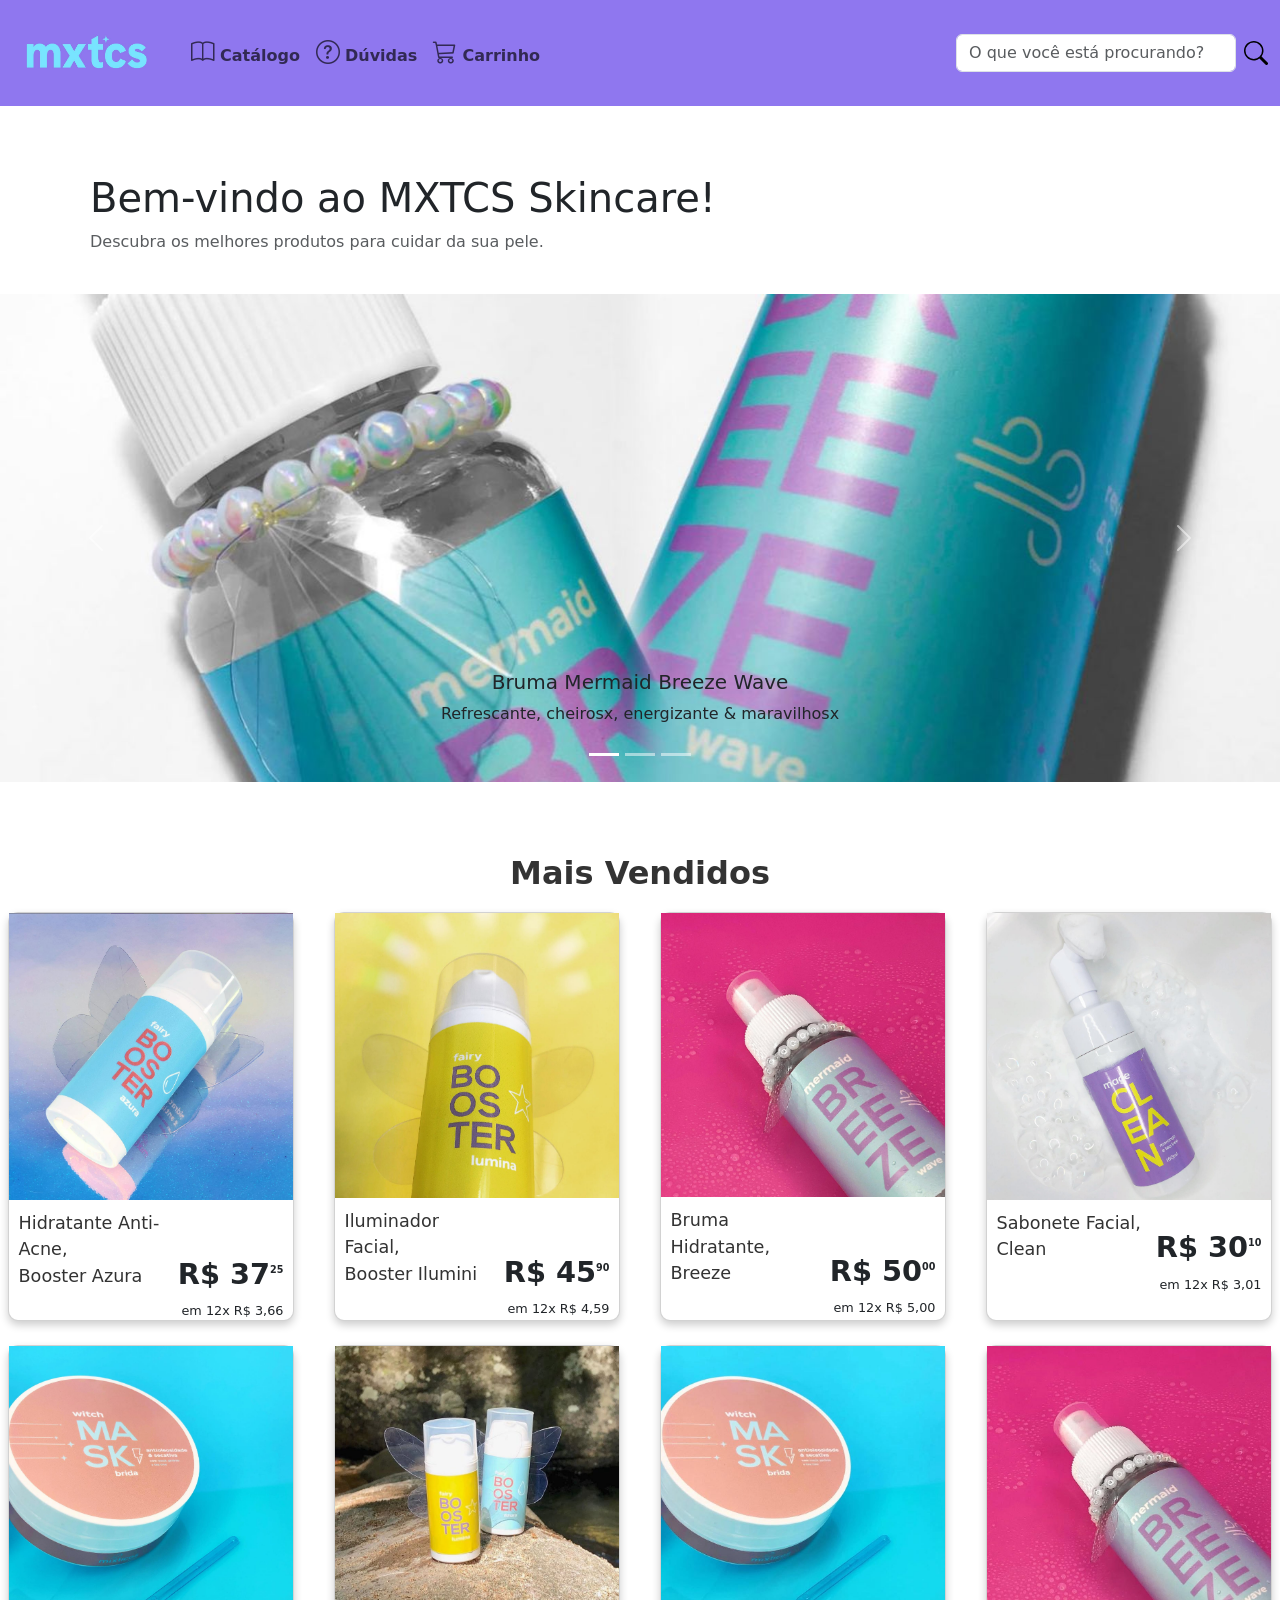
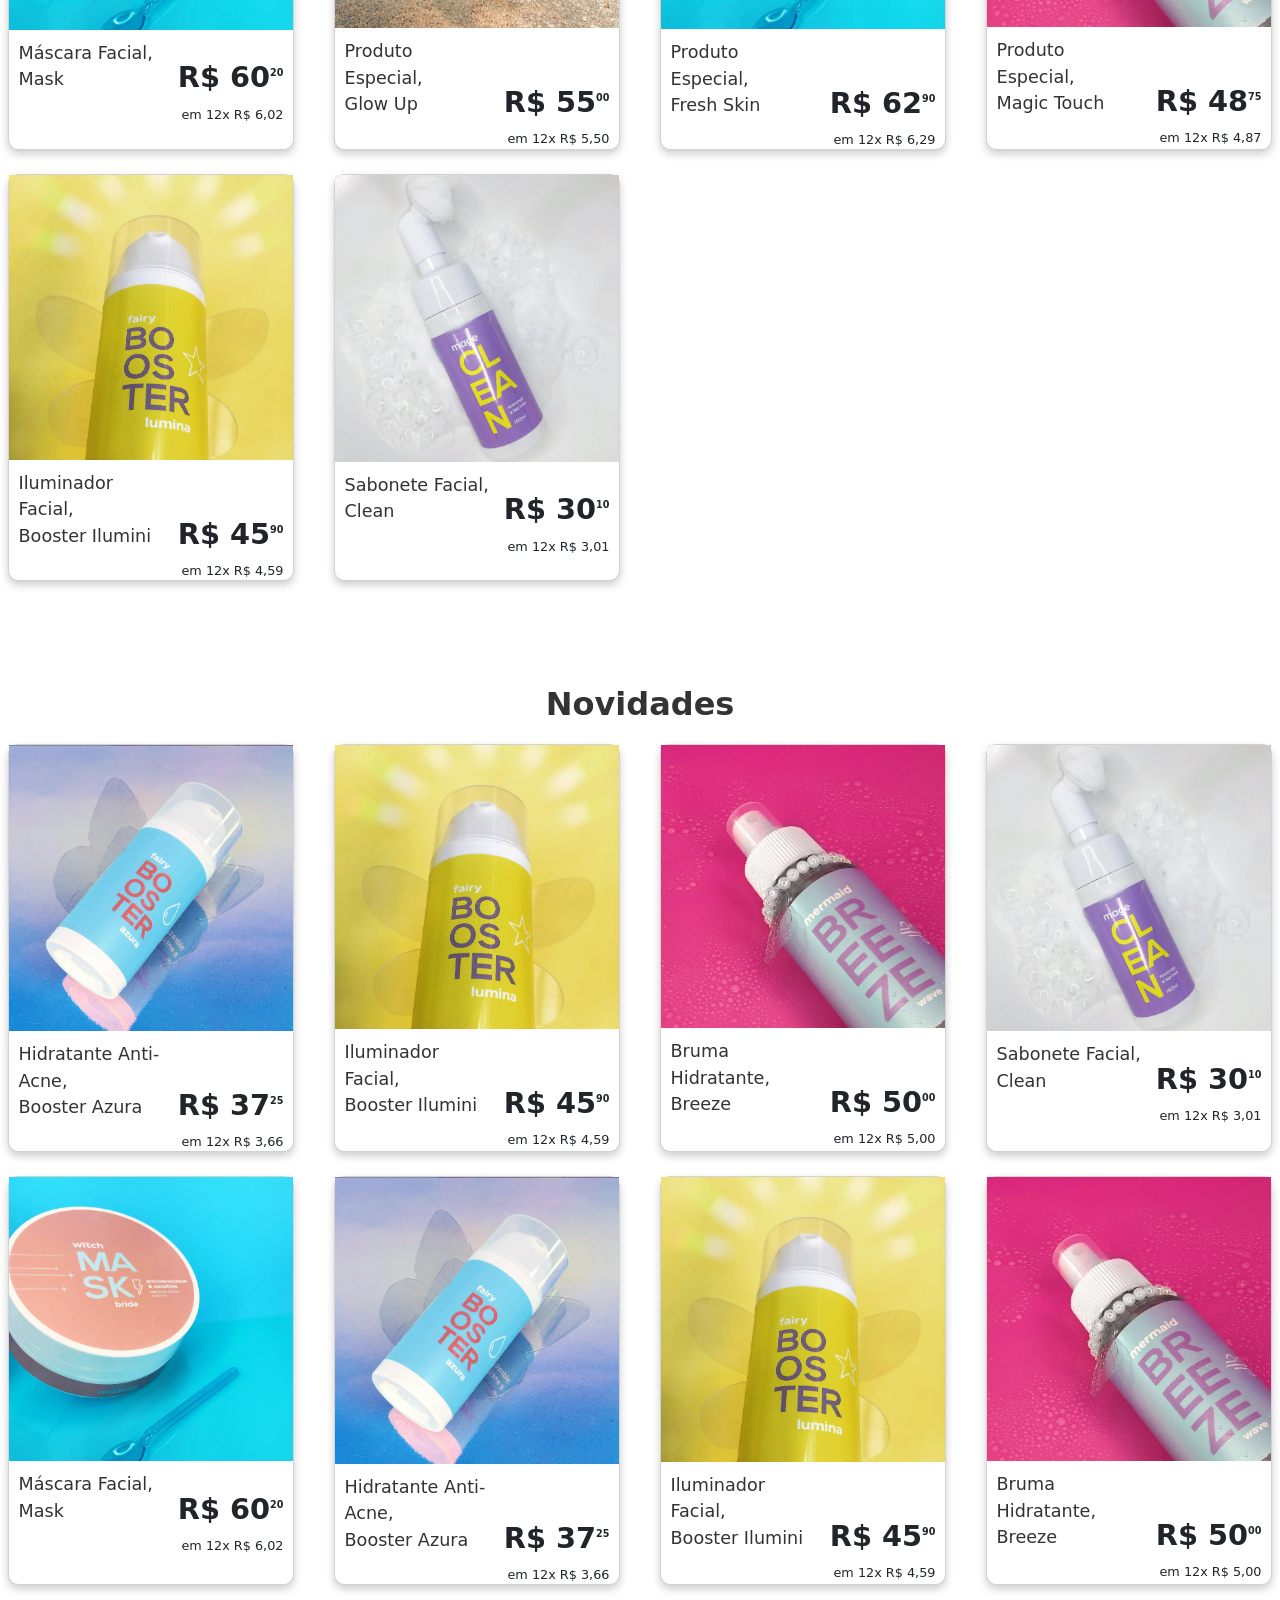
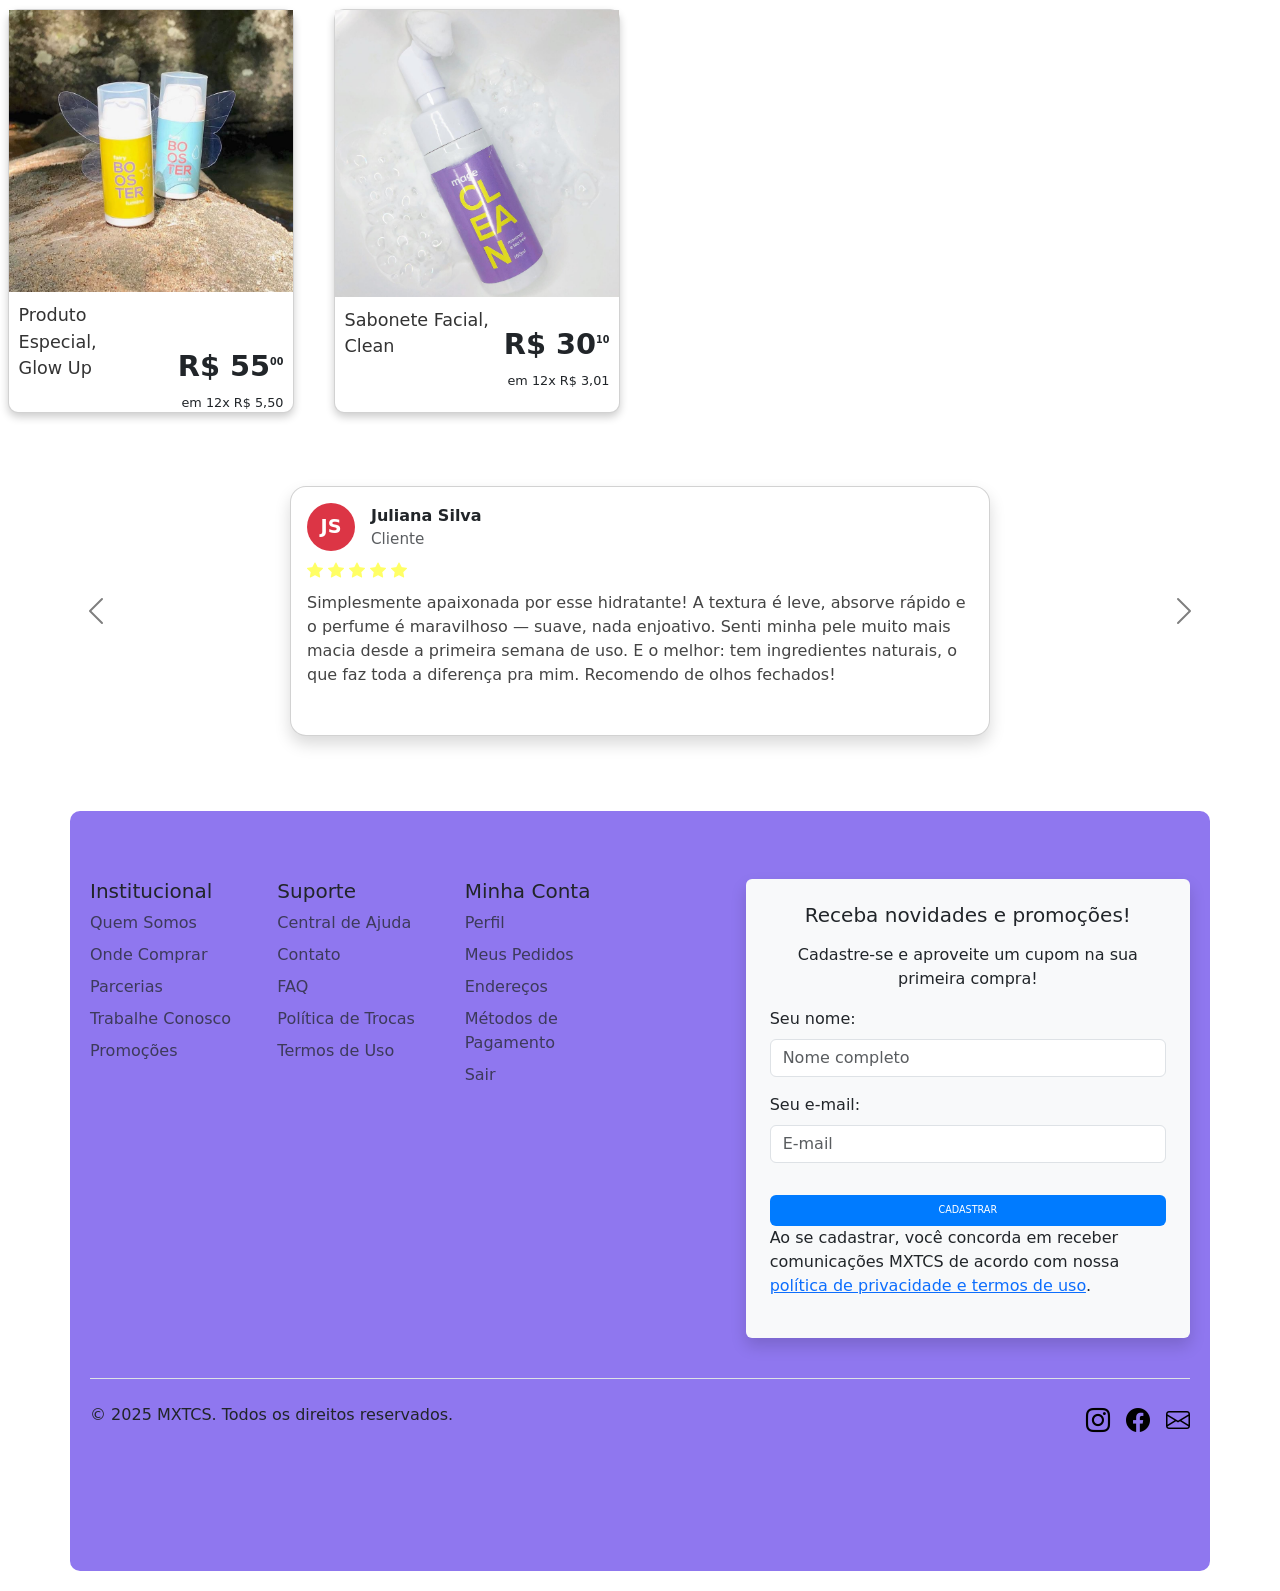
<file: index.html>
<!DOCTYPE html>
<html lang="pt-br">

<head>
    <meta charset="UTF-8">
    <meta name="viewport" content="width=device-width, initial-scale=1.0">
    <title>MXTCS Skincare</title>
    <link rel="stylesheet" href="https://cdn.jsdelivr.net/npm/bootstrap@5.3.6/dist/css/bootstrap.min.css">
    <link rel="stylesheet" href="https://cdn.jsdelivr.net/npm/bootstrap-icons@1.11.3/font/bootstrap-icons.min.css">
    <link rel="stylesheet" href="css/style.css">
</head>

<body>
    <header>
        <nav class="navbar navbar-expand-lg" style="background-color: #8f77ef;" data-bs-theme="light">
            <div class="container-fluid">
                <a class="navbar-brand" href="#">
                    <img src="img/logo.png" alt="Logo MXTCS" width="150" height="80">
                </a>

                <button class="navbar-toggler" type="button" data-bs-toggle="collapse" data-bs-target="#navbarScroll"
                    aria-controls="navbarScroll" aria-expanded="false" aria-label="Toggle navigation">
                    <span class="navbar-toggler-icon"></span>
                </button>

                <div class="collapse navbar-collapse" id="navbarScroll">
                    <ul class="navbar-nav me-auto my-2 my-lg-0 navbar-nav-scroll" style="--bs-scroll-height: 100px;">

                        <li class="nav-item">
                            <a class="nav-link" href="catalogo.html" role="button">
                                <i class="bi bi-book" style="font-size: 1.5rem; margin: 5px;"></i><b>Catálogo</b>
                            </a>
                        </li>

                        <li class="nav-item">
                            <a class="nav-link" href="duvidas.html" role="button">
                                <i class="bi bi-question-circle" style="font-size: 1.5rem;"></i> <b>Dúvidas</b>
                            </a>
                        </li>
                        
                        <li class="nav-item">
                            <a class="nav-link" href="carrinho.html" role="button">
                                <i class="bi bi-cart3" style="font-size: 1.5rem;"></i> <b>Carrinho</b>
                            </a>
                        </li>
                    </ul>
                    <form class="d-flex align-items-center" role="search">
                        <input class="form-control me-2" type="search" placeholder="O que você está procurando?"
                            aria-label="Search" style="width: 280px;" />
                        <button class="btn p-0" type="submit" title="Pesquisar"
                            style="background: transparent; border: none; box-shadow: none; margin-top: -1px;">
                            <svg xmlns="http://www.w3.org/2000/svg" width="24" height="24" fill="black"
                                class="bi bi-search" viewBox="0 0 16 16">
                                <path
                                    d="M11.742 10.344a6.5 6.5 0 1 0-1.397 1.398h-.001q.044.06.098.115l3.85 3.85a1 1 0 0 0 1.415-1.414l-3.85-3.85a1 1 0 0 0-.115-.1zM12 6.5a5.5 5.5 0 1 1-11 0 5.5 5.5 0 0 1 11 0" />
                            </svg>
                        </button>
                    </form>
                </div>
            </div>
        </nav>


        <div class="container mt-5">
            <h1>Bem-vindo ao MXTCS Skincare!</h1>
            <p class="text-muted mb-0" id="cart-count">Descubra os melhores produtos para cuidar da sua pele.</p>
        </div>

    </header>

    <main>
        <div id="carouselExampleCaptions" class="carousel slide w-26 mx-auto text-dark">
            <div class="carousel-indicators">
                <button type="button" data-bs-target="#carouselExampleCaptions" data-bs-slide-to="0" class="active"
                    aria-current="true" aria-label="Slide 1"></button>
                <button type="button" data-bs-target="#carouselExampleCaptions" data-bs-slide-to="1"
                    aria-label="Slide 2"></button>
                <button type="button" data-bs-target="#carouselExampleCaptions" data-bs-slide-to="2"
                    aria-label="Slide 3"></button>
            </div>
            <div class="carousel-inner">
                <div class="carousel-item active">
                    <img src="img/carrossel1.jpg" class="d-block w-100" alt="...">
                    <div class="carousel-caption d-none d-md-block text-dark">
                        <h5>Bruma Mermaid Breeze Wave</h5>
                        <p>Refrescante, cheirosx, energizante & maravilhosx</p>
                    </div>
                </div>
                <div class="carousel-item">
                    <img src="img/carrossel2.jpg" class="d-block w-100" alt="...">
                    <div class="carousel-caption d-none d-md-block text-dark">
                        <h5>Máscara facial Witch Mask Brida</h5>
                        <p>A magia e a alquimia das bruxas agora no seu skincare!</p>
                    </div>
                </div>
                <div class="carousel-item">
                    <img src="img/carrossel3.jpg" class="d-block w-100" alt="...">
                    <div class="carousel-caption d-none d-md-block text-dark">
                        <h5>MageClean sabonete com espumador e escova de limpeza facial</h5>
                        <p>Tem o poder de deixar o seu skincare ainda mais mágico e prático.</p>
                    </div>
                </div>
            </div>
            <button class="carousel-control-prev" type="button" data-bs-target="#carouselExampleCaptions"
                data-bs-slide="prev">
                <span class="carousel-control-prev-icon" aria-hidden="true"></span>
                <span class="visually-hidden">Previous</span>
            </button>
            <button class="carousel-control-next" type="button" data-bs-target="#carouselExampleCaptions"
                data-bs-slide="next">
                <span class="carousel-control-next-icon" aria-hidden="true"></span>
                <span class="visually-hidden">Next</span>
            </button>
        </div>

        <section>
            <div class="produtos-container">
                <div class="card-wrap" id="secao-mais-vendidos">
                    <br>
                    <h2 class="text-center">
                        <a href="#" style="text-decoration: none; color: #333;">
                            <b>Mais Vendidos</b>
                        </a>
                    </h2>
                    <div class="cards-container">
                        <div class="card">
                            <img src="img/boosterazura.png" alt="Booster Azura">
                            <div class="infoProduto">
                                <div class="descricaoProduto">
                                    <p>Hidratante Anti-Acne, <br>Booster Azura</p>
                                </div>
                                <div class="preco-container">
                                    <div class="preco">
                                        R$ 37<span class="centavos">25</span>
                                    </div>
                                    <div class="parcelamento">
                                        em 12x R$ 3,66
                                    </div>
                                </div>
                            </div>
                            <div class="info">
                                <h2>Booster Azura</h2>
                                <p>O Booster Azura é um poderoso aliado para a sua pele, proporcionando hidratação
                                    intensa e
                                    revitalização.</p>
                                <a href="produto.html" class="btn btn-primary">Ver Produto</a>
                            </div>
                        </div>
                        <div class="card">
                            <img src="img/boosterilumini.png" alt="Booster Ilumini">
                            <div class="infoProduto">
                                <div class="descricaoProduto">
                                    <p>Iluminador Facial, <br>Booster Ilumini</p>
                                </div>
                                <div class="preco-container">
                                    <div class="preco">
                                        R$ 45<span class="centavos">90</span>
                                    </div>
                                    <div class="parcelamento">
                                        em 12x R$ 4,59
                                    </div>
                                </div>
                            </div>
                            <div class="info">
                                <h2>Booster Ilumini</h2>
                                <p>O Booster Ilumini proporciona um brilho radiante e saudável para a sua pele.</p>
                                <a href="produto.html" class="btn btn-primary">Ver Produto</a>
                            </div>
                        </div>
                        <div class="card">
                            <img src="img/breeze.png" alt="Breeze">
                            <div class="infoProduto">
                                <div class="descricaoProduto">
                                    <p>Bruma Hidratante, <br>Breeze</p>
                                </div>
                                <div class="preco-container">
                                    <div class="preco">
                                        R$ 50<span class="centavos">00</span>
                                    </div>
                                    <div class="parcelamento">
                                        em 12x R$ 5,00
                                    </div>
                                </div>
                            </div>
                            <div class="info">
                                <h2>Breeze</h2>
                                <p>A Bruma Breeze é refrescante e proporciona hidratação instantânea.</p>
                                <a href="produto.html" class="btn btn-primary">Ver Produto</a>
                            </div>
                        </div>
                        <div class="card">
                            <img src="img/clean.png" alt="Clean">
                            <div class="infoProduto">
                                <div class="descricaoProduto">
                                    <p>Sabonete Facial, <br>Clean</p>
                                </div>
                                <div class="preco-container">
                                    <div class="preco">
                                        R$ 30<span class="centavos">10</span>
                                    </div>
                                    <div class="parcelamento">
                                        em 12x R$ 3,01
                                    </div>
                                </div>
                            </div>
                            <div class="info">
                                <h2>Clean</h2>
                                <p>O Sabonete Clean limpa profundamente e é ideal para todos os tipos de pele.</p>
                                <a href="produto.html" class="btn btn-primary">Ver Produto</a>
                            </div>
                        </div>
                        <div class="card">
                            <img src="img/mask.png" alt="Máscara Facial">
                            <div class="infoProduto">
                                <div class="descricaoProduto">
                                    <p>Máscara Facial, <br>Mask</p>
                                </div>
                                <div class="preco-container">
                                    <div class="preco">
                                        R$ 60<span class="centavos">20</span>
                                    </div>
                                    <div class="parcelamento">
                                        em 12x R$ 6,02
                                    </div>
                                </div>
                            </div>
                            <div class="info">
                                <h2>Máscara Facial</h2>
                                <p>A Máscara Facial proporciona uma limpeza profunda e hidratação intensa.</p>
                                <a href="produto.html" class="btn btn-primary">Ver Produto</a>
                            </div>
                        </div>
                        <div class="card">
                            <img src="img/img4.jpg" alt="Produto Especial 1">
                            <div class="infoProduto">
                                <div class="descricaoProduto">
                                    <p>Produto Especial, <br>Glow Up</p>
                                </div>
                                <div class="preco-container">
                                    <div class="preco">
                                        R$ 55<span class="centavos">00</span>
                                    </div>
                                    <div class="parcelamento">
                                        em 12x R$ 5,50
                                    </div>
                                </div>
                            </div>
                            <div class="info">
                                <h2>Glow Up</h2>
                                <p>Ilumine sua rotina de cuidados com este produto especial.</p>
                                <a href="produto.html" class="btn btn-primary">Ver Produto</a>
                            </div>
                        </div>
                        <div class="card">
                            <img src="img/img5.jpg" alt="Produto Especial 2">
                            <div class="infoProduto">
                                <div class="descricaoProduto">
                                    <p>Produto Especial, <br>Fresh Skin</p>
                                </div>
                                <div class="preco-container">
                                    <div class="preco">
                                        R$ 62<span class="centavos">90</span>
                                    </div>
                                    <div class="parcelamento">
                                        em 12x R$ 6,29
                                    </div>
                                </div>
                            </div>
                            <div class="info">
                                <h2>Fresh Skin</h2>
                                <p>Pele renovada e hidratada todos os dias.</p>
                                <a href="produto.html" class="btn btn-primary">Ver Produto</a>
                            </div>
                        </div>
                        <div class="card">
                            <img src="img/img6.jpg" alt="Produto Especial 3">
                            <div class="infoProduto">
                                <div class="descricaoProduto">
                                    <p>Produto Especial, <br>Magic Touch</p>
                                </div>
                                <div class="preco-container">
                                    <div class="preco">
                                        R$ 48<span class="centavos">75</span>
                                    </div>
                                    <div class="parcelamento">
                                        em 12x R$ 4,87
                                    </div>
                                </div>
                            </div>
                            <div class="info">
                                <h2>Magic Touch</h2>
                                <p>Toque mágico para uma pele perfeita.</p>
                                <a href="produto.html" class="btn btn-primary">Ver Produto</a>
                            </div>
                        </div>
                        <div class="card">
                            <img src="img/boosterilumini.png" alt="Booster Ilumini">
                            <div class="infoProduto">
                                <div class="descricaoProduto">
                                    <p>Iluminador Facial, <br>Booster Ilumini</p>
                                </div>
                                <div class="preco-container">
                                    <div class="preco">
                                        R$ 45<span class="centavos">90</span>
                                    </div>
                                    <div class="parcelamento">
                                        em 12x R$ 4,59
                                    </div>
                                </div>
                            </div>
                            <div class="info">
                                <h2>Booster Ilumini</h2>
                                <p>O Booster Ilumini proporciona um brilho radiante e saudável para a sua pele.</p>
                                <a href="produto.html" class="btn btn-primary">Ver Produto</a>
                            </div>
                        </div>
                        <div class="card">
                            <img src="img/clean.png" alt="Clean">
                            <div class="infoProduto">
                                <div class="descricaoProduto">
                                    <p>Sabonete Facial, <br>Clean</p>
                                </div>
                                <div class="preco-container">
                                    <div class="preco">
                                        R$ 30<span class="centavos">10</span>
                                    </div>
                                    <div class="parcelamento">
                                        em 12x R$ 3,01
                                    </div>
                                </div>
                            </div>
                            <div class="info">
                                <h2>Clean</h2>
                                <p>O Sabonete Clean limpa profundamente e é ideal para todos os tipos de pele.</p>
                                <a href="produto.html" class="btn btn-primary">Ver Produto</a>
                            </div>
                        </div>
                    </div>
                </div>
            </div>
            <div class="card-wrap" id="secao-novidades">
                <br>
                <h2 class="text-center">
                    <a href="#" style="text-decoration: none; color: #333;">
                        <b>Novidades</b>
                    </a>
                </h2>
                <div class="cards-container">
                    <div class="card">
                        <img src="img/boosterazura.png" alt="Booster">
                        <div class="infoProduto">
                            <div class="descricaoProduto">
                                <p>Hidratante Anti-Acne, <br>Booster Azura</p>
                            </div>
                            <div class="preco-container">
                                <div class="preco">
                                    R$ 37<span class="centavos">25</span>
                                </div>
                                <div class="parcelamento">
                                    em 12x R$ 3,66
                                </div>
                            </div>
                        </div>
                        <div class="info">
                            <h2>Booster Azura</h2>
                            <p>O Booster Azura é um poderoso aliado para a sua pele, proporcionando hidratação intensa e
                                revitalização.</p>
                            <a href="produto.html" class="btn btn-primary">Ver Produto</a>
                        </div>
                    </div>
                    <div class="card">
                        <img src="img/boosterilumini.png" alt="Booster Ilumini">
                        <div class="infoProduto">
                            <div class="descricaoProduto">
                                <p>Iluminador Facial, <br>Booster Ilumini</p>
                            </div>
                            <div class="preco-container">
                                <div class="preco">
                                    R$ 45<span class="centavos">90</span>
                                </div>
                                <div class="parcelamento">
                                    em 12x R$ 4,59
                                </div>
                            </div>
                        </div>
                        <div class="info">
                            <h2>Booster Ilumini</h2>
                            <p>O Booster Ilumini proporciona um brilho radiante e saudável para a sua pele.</p>
                            <a href="produto.html" class="btn btn-primary">Ver Produto</a>
                        </div>
                    </div>
                    <div class="card">
                        <img src="img/breeze.png" alt="Breeze">
                        <div class="infoProduto">
                            <div class="descricaoProduto">
                                <p>Bruma Hidratante, <br>Breeze</p>
                            </div>
                            <div class="preco-container">
                                <div class="preco">
                                    R$ 50<span class="centavos">00</span>
                                </div>
                                <div class="parcelamento">
                                    em 12x R$ 5,00
                                </div>
                            </div>
                        </div>
                        <div class="info">
                            <h2>Breeze</h2>
                            <p>A Bruma Breeze é refrescante e proporciona hidratação instantânea.</p>
                            <a href="produto.html" class="btn btn-primary">Ver Produto</a>
                        </div>
                    </div>
                    <div class="card">
                        <img src="img/clean.png" alt="Clean">
                        <div class="infoProduto">
                            <div class="descricaoProduto">
                                <p>Sabonete Facial, <br>Clean</p>
                            </div>
                            <div class="preco-container">
                                <div class="preco">
                                    R$ 30<span class="centavos">10</span>
                                </div>
                                <div class="parcelamento">
                                    em 12x R$ 3,01
                                </div>
                            </div>
                        </div>
                        <div class="info">
                            <h2>Clean</h2>
                            <p>O Sabonete Clean limpa profundamente e é ideal para todos os tipos de pele.</p>
                            <a href="produto.html" class="btn btn-primary">Ver Produto</a>
                        </div>
                    </div>
                    <div class="card">
                        <img src="img/mask.png" alt="Máscara Facial">
                        <div class="infoProduto">
                            <div class="descricaoProduto">
                                <p>Máscara Facial, <br>Mask</p>
                            </div>
                            <div class="preco-container">
                                <div class="preco">
                                    R$ 60<span class="centavos">20</span>
                                </div>
                                <div class="parcelamento">
                                    em 12x R$ 6,02
                                </div>
                            </div>
                        </div>
                        <div class="info">
                            <h2>Máscara Facial</h2>
                            <p>A Máscara Facial proporciona uma limpeza profunda e hidratação intensa.</p>
                            <a href="produto.html" class="btn btn-primary">Ver Produto</a>
                        </div>
                    </div>
                    <div class="card">
                        <img src="img/boosterazura.png" alt="Booster">
                        <div class="infoProduto">
                            <div class="descricaoProduto">
                                <p>Hidratante Anti-Acne, <br>Booster Azura</p>
                            </div>
                            <div class="preco-container">
                                <div class="preco">
                                    R$ 37<span class="centavos">25</span>
                                </div>
                                <div class="parcelamento">
                                    em 12x R$ 3,66
                                </div>
                            </div>
                        </div>
                        <div class="info">
                            <h2>Booster Azura</h2>
                            <p>O Booster Azura é um poderoso aliado para a sua pele, proporcionando hidratação intensa e
                                revitalização.</p>
                            <a href="produto.html" class="btn btn-primary">Ver Produto</a>
                        </div>
                    </div>
                    <div class="card">
                        <img src="img/boosterilumini.png" alt="Booster Ilumini">
                        <div class="infoProduto">
                            <div class="descricaoProduto">
                                <p>Iluminador Facial, <br>Booster Ilumini</p>
                            </div>
                            <div class="preco-container">
                                <div class="preco">
                                    R$ 45<span class="centavos">90</span>
                                </div>
                                <div class="parcelamento">
                                    em 12x R$ 4,59
                                </div>
                            </div>
                        </div>
                        <div class="info">
                            <h2>Booster Ilumini</h2>
                            <p>O Booster Ilumini proporciona um brilho radiante e saudável para a sua pele.</p>
                            <a href="produto.html" class="btn btn-primary">Ver Produto</a>
                        </div>
                    </div>
                    <div class="card">
                        <img src="img/breeze.png" alt="Breeze">
                        <div class="infoProduto">
                            <div class="descricaoProduto">
                                <p>Bruma Hidratante, <br>Breeze</p>
                            </div>
                            <div class="preco-container">
                                <div class="preco">
                                    R$ 50<span class="centavos">00</span>
                                </div>
                                <div class="parcelamento">
                                    em 12x R$ 5,00
                                </div>
                            </div>
                        </div>
                        <div class="info">
                            <h2>Breeze</h2>
                            <p>A Bruma Breeze é refrescante e proporciona hidratação instantânea.</p>
                            <a href="produto.html" class="btn btn-primary">Ver Produto</a>
                        </div>
                    </div>
                    <div class="card">
                        <img src="img/img4.jpg" alt="Produto Especial 1">
                        <div class="infoProduto">
                            <div class="descricaoProduto">
                                <p>Produto Especial, <br>Glow Up</p>
                            </div>
                            <div class="preco-container">
                                <div class="preco">
                                    R$ 55<span class="centavos">00</span>
                                </div>
                                <div class="parcelamento">
                                    em 12x R$ 5,50
                                </div>
                            </div>
                        </div>
                        <div class="info">
                            <h2>Glow Up</h2>
                            <p>Ilumine sua rotina de cuidados com este produto especial.</p>
                            <a href="produto.html" class="btn btn-primary">Ver Produto</a>
                        </div>
                    </div>
                    <div class="card">
                        <img src="img/clean.png" alt="Clean">
                        <div class="infoProduto">
                            <div class="descricaoProduto">
                                <p>Sabonete Facial, <br>Clean</p>
                            </div>
                            <div class="preco-container">
                                <div class="preco">
                                    R$ 30<span class="centavos">10</span>
                                </div>
                                <div class="parcelamento">
                                    em 12x R$ 3,01
                                </div>
                            </div>
                        </div>
                        <div class="info">
                            <h2>Clean</h2>
                            <p>O Sabonete Clean limpa profundamente e é ideal para todos os tipos de pele.</p>
                            <a href="produto.html" class="btn btn-primary">Ver Produto</a>
                        </div>
                    </div>
                </div>
        </section>

        <div id="feedbackCardCarousel" class="carousel slide my-5" data-bs-ride="carousel">
            <div class="carousel-inner">
                <div class="carousel-item active">
                    <div class="card shadow mx-auto feedback-card">
                        <div class="card-body">
                            <div class="d-flex align-items-center mb-2">
                                <div class="rounded-circle bg-danger text-white d-flex align-items-center justify-content-center me-3"
                                    style="width:48px; height:48px; font-weight: bold; font-size: 1.2rem;">
                                    JS
                                </div>
                                <div>
                                    <div class="fw-bold">Juliana Silva</div>
                                    <div class="text-muted" style="font-size: 0.95rem;">Cliente</div>
                                </div>
                            </div>
                            <div class="mb-2" style="color: #ffff65;">
                                <i class="bi bi-star-fill"></i>
                                <i class="bi bi-star-fill"></i>
                                <i class="bi bi-star-fill"></i>
                                <i class="bi bi-star-fill"></i>
                                <i class="bi bi-star-fill"></i>
                            </div>
                            <p class="mb-2" style="color: #444;">
                                Simplesmente apaixonada por esse hidratante! A textura é leve, absorve rápido e o
                                perfume é maravilhoso — suave, nada enjoativo. Senti minha pele muito mais macia desde a
                                primeira semana de uso. E o melhor: tem ingredientes naturais, o que faz toda a
                                diferença pra mim. Recomendo de olhos fechados!
                            </p>
                        </div>
                    </div>
                </div>
                <div class="carousel-item">
                    <div class="card shadow mx-auto feedback-card">
                        <div class="card-body">
                            <div class="d-flex align-items-center mb-2">
                                <div class="rounded-circle bg-primary text-white d-flex align-items-center justify-content-center me-3"
                                    style="width:48px; height:48px; font-weight: bold; font-size: 1.2rem;">
                                    DR
                                </div>
                                <div>
                                    <div class="fw-bold">Daniel Rocha</div>
                                    <div class="text-muted" style="font-size: 0.95rem;">Cliente</div>
                                </div>
                            </div>
                            <div class="mb-2" style="color: #ffff65;">
                                <i class="bi bi-star-fill"></i>
                                <i class="bi bi-star-fill"></i>
                                <i class="bi bi-star-fill"></i>
                                <i class="bi bi-star-fill"></i>
                            </div>
                            <p class="mb-2" style="color: #444;">
                                Gostei muito do sabonete Mage Clean! Tem um aroma fresco que fica na pele depois do
                                banho, e a sensação de limpeza é ótima. Só tirei uma estrela porque achei que ele,
                                porque achei que o produto acabava muito rápido. Fora isso, excelente qualidade e
                                apresentação linda, dá até pra presentear.
                            </p>
                        </div>
                    </div>
                </div>
                <div class="carousel-item">
                    <div class="card shadow mx-auto feedback-card">
                        <div class="card-body">
                            <div class="d-flex align-items-center mb-2">
                                <div class="rounded-circle bg-success text-white d-flex align-items-center justify-content-center me-3"
                                    style="width:48px; height:48px; font-weight: bold; font-size: 1.2rem;">
                                    AT
                                </div>
                                <div>
                                    <div class="fw-bold">Amanda Teixeira</div>
                                    <div class="text-muted" style="font-size: 0.95rem;">Cliente</div>
                                </div>
                            </div>
                            <div class="mb-2" style="color: #ffff65;">
                                <i class="bi bi-star-fill"></i>
                                <i class="bi bi-star-fill"></i>
                                <i class="bi bi-star-fill"></i>
                                <i class="bi bi-star-fill"></i>
                                <i class="bi bi-star-fill"></i>
                            </div>
                            <p class="mb-2" style="color: #444;">
                                Eu estava cheia de espinhas na testa e no nariz, e comecei a usar o Booster Azura por
                                indicação da minha irmã. Em uma semana já vi melhora! Ele seca rápido, não deixa a pele
                                oleosa e tem um cheiro bem tranquilo. Agora virou meu produto favorito de cuidados com o
                                rosto.
                            </p>
                        </div>
                    </div>
                </div>
                <div class="carousel-item">
                    <div class="card shadow mx-auto feedback-card">
                        <div class="card-body">
                            <div class="d-flex align-items-center mb-2">
                                <div class="rounded-circle bg-warning text-white d-flex align-items-center justify-content-center me-3"
                                    style="width:48px; height:48px; font-weight: bold; font-size: 1.2rem;">
                                    LS
                                </div>
                                <div>
                                    <div class="fw-bold">Larissa Souza</div>
                                    <div class="text-muted" style="font-size: 0.95rem;">Cliente</div>
                                </div>
                            </div>
                            <div class="mb-2" style="color: #ffff65;">
                                <i class="bi bi-star-fill"></i>
                                <i class="bi bi-star-fill"></i>
                                <i class="bi bi-star-fill"></i>
                                <i class="bi bi-star-fill"></i>
                                <i class="bi bi-star-fill"></i>
                            </div>
                            <p class="mb-2" style="color: #444;">
                                Comprei por indicação de uma amiga o Booster Ilumini e fiquei encantada com a
                                fragrância: leve, floral e perfeita pro dia a dia. A embalagem é linda e prática, ótima
                                pra levar na bolsa. Os produtos realmente fazem diferença na minha rotina. Adorei o
                                resultado!
                            </p>
                        </div>
                    </div>
                </div>
            </div>
            <button class="carousel-control-prev" type="button" data-bs-target="#feedbackCardCarousel"
                data-bs-slide="prev">
                <span class="carousel-control-prev-icon" aria-hidden="true"
                    style="filter: invert(1) grayscale(1) brightness(0.2);"></span>
                <span class="visually-hidden">Anterior</span>
            </button>
            <button class="carousel-control-next" type="button" data-bs-target="#feedbackCardCarousel"
                data-bs-slide="next">
                <span class="carousel-control-next-icon" aria-hidden="true"
                    style="filter: invert(1) grayscale(1) brightness(0.2);"></span>
                <span class="visually-hidden">Próximo</span>
            </button>
        </div>
    </main>

<!-- Footer -->
    <div class="container" style="margin-top: 50px; background-color: #8f77ef;">
        <footer class="py-5">
            <div class="row">
                <div class="col-6 col-md-2 mb-3">
                    <h5>Institucional</h5>
                    <ul class="nav flex-column">
                        <li class="nav-item mb-2"><a href="#" class="nav-link p-0 text-body-secondary">Quem Somos</a></li>
                        <li class="nav-item mb-2"><a href="#" class="nav-link p-0 text-body-secondary">Onde Comprar</a></li>
                        <li class="nav-item mb-2"><a href="#" class="nav-link p-0 text-body-secondary">Parcerias</a></li>
                        <li class="nav-item mb-2"><a href="#" class="nav-link p-0 text-body-secondary">Trabalhe Conosco</a></li>
                        <li class="nav-item mb-2"><a href="#" class="nav-link p-0 text-body-secondary">Promoções</a></li>
                    </ul>
                </div>
                <div class="col-6 col-md-2 mb-3">
                    <h5>Suporte</h5>
                    <ul class="nav flex-column">
                        <li class="nav-item mb-2"><a href="#" class="nav-link p-0 text-body-secondary">Central de Ajuda</a></li>
                        <li class="nav-item mb-2"><a href="#" class="nav-link p-0 text-body-secondary">Contato</a></li>
                        <li class="nav-item mb-2"><a href="#" class="nav-link p-0 text-body-secondary">FAQ</a></li>
                        <li class="nav-item mb-2"><a href="#" class="nav-link p-0 text-body-secondary">Política de Trocas</a></li>
                        <li class="nav-item mb-2"><a href="#" class="nav-link p-0 text-body-secondary">Termos de Uso</a></li>
                    </ul>
                </div>
                <div class="col-6 col-md-2 mb-3">
                    <h5>Minha Conta</h5>
                    <ul class="nav flex-column">
                        <li class="nav-item mb-2"><a href="#" class="nav-link p-0 text-body-secondary">Perfil</a></li>
                        <li class="nav-item mb-2"><a href="#" class="nav-link p-0 text-body-secondary">Meus Pedidos</a></li>
                        <li class="nav-item mb-2"><a href="#" class="nav-link p-0 text-body-secondary">Endereços</a></li>
                        <li class="nav-item mb-2"><a href="#" class="nav-link p-0 text-body-secondary">Métodos de Pagamento</a></li>
                        <li class="nav-item mb-2"><a href="#" class="nav-link p-0 text-body-secondary">Sair</a></li>
                    </ul>
                </div>
                <div class="col-md-5 offset-md-1 mb-3">
                    <form id="newsletterForm" class="p-4 rounded bg-light shadow" novalidate>
                        <h5 class="mb-3 text-center">Receba novidades e promoções!</h5>
                        <p class="newsletter-title text-center">Cadastre-se e aproveite um cupom na sua primeira compra!
                        </p>
                        <div class="mb-3">
                            <label for="newsletterName" class="form-label">Seu nome:</label>
                            <input type="text" class="form-control" id="newsletterName" placeholder="Nome completo"
                                required>
                            <div class="invalid-feedback">
                                Por favor, insira seu nome.
                            </div>
                        </div>
                        <div class="mb-3">
                            <label for="newsletterEmail" class="form-label">Seu e-mail:</label>
                            <input type="email" class="form-control" id="newsletterEmail" placeholder="E-mail" required>
                            <div class="invalid-feedback">
                                Por favor, insira um e-mail válido.
                            </div>
                        </div>
                        <button type="submit" class="btn btn-primary w-100">Cadastrar</button>
                        <p class="newsletter-consent">
                            Ao se cadastrar, você concorda em receber comunicações MXTCS de acordo com nossa
                            <a href="#" target="_blank">política de privacidade e termos de uso</a>.
                        </p>
                        <div class="alert alert-success d-none" id="newsletterSuccess">
                            Obrigado por se inscrever! Você receberá novidades e promoções em breve.
                        </div>
                    </form>
                </div>
            </div>
            <div class="d-flex flex-column flex-sm-row justify-content-between py-4 my-4 border-top">
                <p>© 2025 MXTCS. Todos os direitos reservados.</p>
                <ul class="list-unstyled d-flex">
                    <li class="ms-3"><a class="link-body-emphasis" href="#" style="color: white;"><i class="bi bi-instagram" style="font-size: 1.5rem;"></i></a></li>
                    <li class="ms-3"><a class="link-body-emphasis" href="#" style="color: white;"><i class="bi bi-facebook" style="font-size: 1.5rem;"></i></a></li>
                    <li class="ms-3"><a class="link-body-emphasis" href="#" style="color: white;"><i class="bi bi-envelope" style="font-size: 1.5rem;"></i></a></li>
                </ul>
            </div>
        </footer>
    </div>
    <script src="https://cdn.jsdelivr.net/npm/bootstrap@5.3.6/dist/js/bootstrap.bundle.min.js"></script>

    <script src="js/script.js"></script>
    <script src="js/filtros.js"></script>
</body>

</html>
</file>
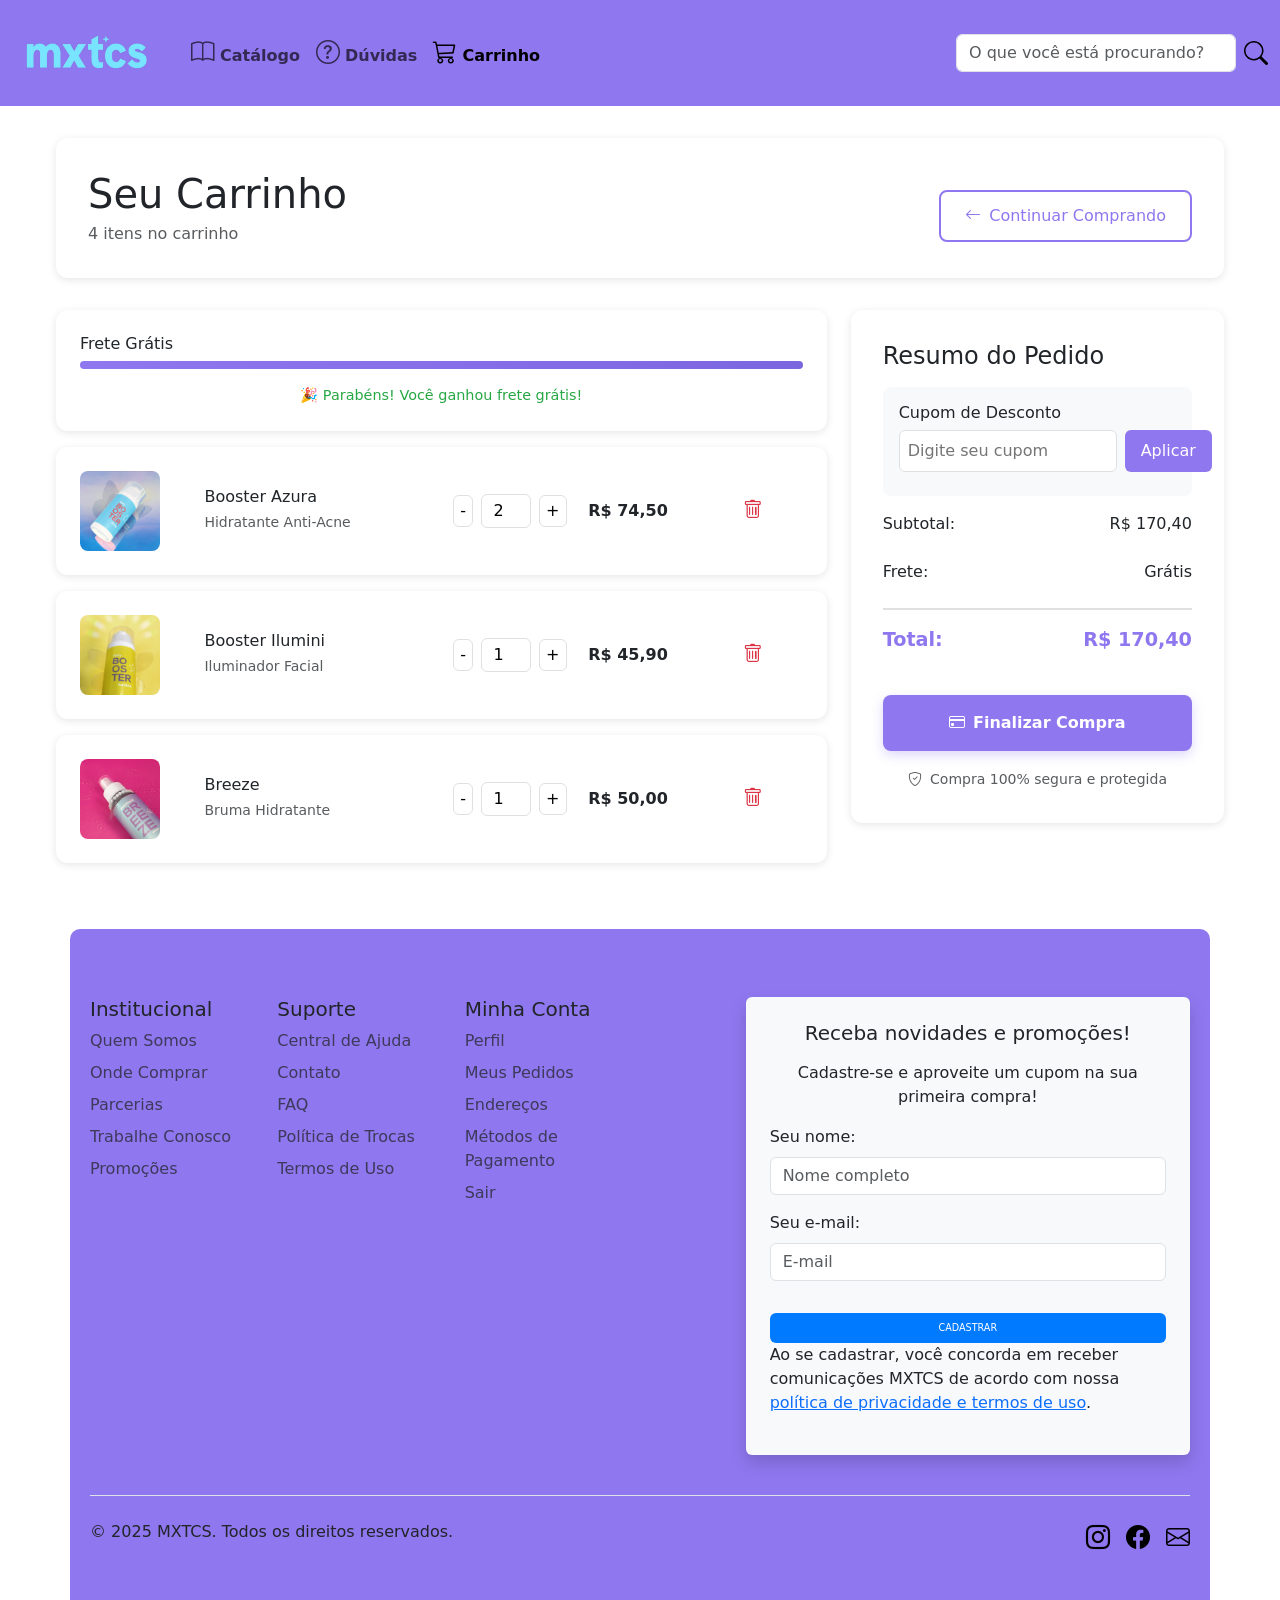
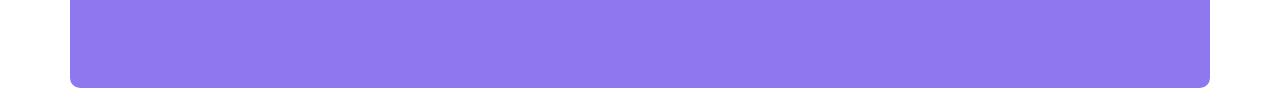
<file: carrinho.html>
<!DOCTYPE html>
<html lang="pt-br">

<head>
    <meta charset="UTF-8">
    <meta name="viewport" content="width=device-width, initial-scale=1.0">
    <title>Carrinho - MXTCS Skincare</title>
    <link rel="stylesheet" href="https://cdn.jsdelivr.net/npm/bootstrap@5.3.6/dist/css/bootstrap.min.css">
    <link rel="stylesheet" href="https://cdn.jsdelivr.net/npm/bootstrap-icons@1.11.3/font/bootstrap-icons.min.css">
    <link rel="stylesheet" href="css/style.css">

</head>

<body>
    <!-- Header/Navbar -->
    <header>
        <nav class="navbar navbar-expand-lg" style="background-color: #8f77ef;" data-bs-theme="light">
            <div class="container-fluid">
                <a class="navbar-brand" href="index.html">
                    <img src="img/logo.png" alt="Logo MXTCS" width="150" height="80">
                </a>

                <button class="navbar-toggler" type="button" data-bs-toggle="collapse" data-bs-target="#navbarScroll"
                    aria-controls="navbarScroll" aria-expanded="false" aria-label="Toggle navigation">
                    <span class="navbar-toggler-icon"></span>
                </button>

                <div class="collapse navbar-collapse" id="navbarScroll">
                    <ul class="navbar-nav me-auto my-2 my-lg-0 navbar-nav-scroll">
                        <li class="nav-item">
                            <a class="nav-link" href="catalogo.html" role="button">
                                <i class="bi bi-book" style="font-size: 1.5rem; margin: 5px;"></i><b>Catálogo</b>
                            </a>
                        </li>
                        <li class="nav-item">
                            <a class="nav-link" href="duvidas.html" role="button">
                                <i class="bi bi-question-circle" style="font-size: 1.5rem;"></i> <b>Dúvidas</b>
                            </a>
                        </li>
                        <li class="nav-item">
                            <a class="nav-link active" href="carrinho.html" role="button">
                                <i class="bi bi-cart3" style="font-size: 1.5rem;"></i> <b>Carrinho</b>
                            </a>
                        </li>
                    </ul>
                    <form class="d-flex align-items-center" role="search">
                        <input class="form-control me-2" type="search" placeholder="O que você está procurando?"
                            aria-label="Search" style="width: 280px;" />
                        <button class="btn p-0" type="submit" title="Pesquisar"
                            style="background: transparent; border: none; box-shadow: none; margin-top: -1px;">
                            <svg xmlns="http://www.w3.org/2000/svg" width="24" height="24" fill="black"
                                class="bi bi-search" viewBox="0 0 16 16">
                                <path
                                    d="M11.742 10.344a6.5 6.5 0 1 0-1.397 1.398h-.001q.044.06.098.115l3.85 3.85a1 1 0 0 0 1.415-1.414l-3.85-3.85a1 1 0 0 0-.115-.1zM12 6.5a5.5 5.5 0 1 1-11 0 5.5 5.5 0 0 1 11 0" />
                            </svg>
                        </button>
                    </form>
                </div>
            </div>
        </nav>
    </header>

    <!-- Main Content -->
    <div class="cart-container">
        <!-- Cart Header -->
        <div class="cart-header">
            <div class="d-flex align-items-center justify-content-between">
                <div>
                    <h1 class="mb-1">Seu Carrinho</h1>
                    <p class="text-muted mb-0" id="cart-count">0 itens no carrinho</p>
                </div>
                <a href="index.html" class="continue-shopping">
                    <i class="bi bi-arrow-left me-2"></i>Continuar Comprando
                </a>
            </div>
        </div>

        <div class="row">
            <!-- Cart Items -->
            <div class="col-lg-8">
                <!-- Free Shipping Progress -->
                <div class="cart-item" id="shipping-progress" style="display: none;">
                    <h6 class="mb-2">Frete Grátis</h6>
                    <div class="progress-bar">
                        <div class="progress-fill" id="progress-fill"></div>
                    </div>
                    <div class="free-shipping-info" id="shipping-info">
                        Adicione mais R$ 50,00 para ganhar frete grátis!
                    </div>
                </div>

                <!-- Cart Items Container -->
                <div id="cart-items">
                    <!-- Cart items will be inserted here -->
                </div>

                <!-- Empty Cart Message -->
                <div class="empty-cart" id="empty-cart">
                    <i class="bi bi-cart-x empty-cart-icon"></i>
                    <h3>Seu carrinho está vazio</h3>
                    <p class="text-muted">Que tal dar uma olhada nos nossos produtos incríveis?</p>
                    <a href="index.html" class="continue-shopping">Explorar Produtos</a>
                </div>
            </div>

            <!-- Cart Summary -->
            <div class="col-lg-4">
                <div class="cart-summary" id="cart-summary" style="display: none;">
                    <h4 class="mb-3">Resumo do Pedido</h4>
                    
                    <!-- Coupon Section -->
                    <div class="coupon-section">
                        <h6 class="mb-2">Cupom de Desconto</h6>
                        <div class="d-flex">
                            <input type="text" class="coupon-input flex-grow-1" id="coupon-code" placeholder="Digite seu cupom">
                            <button class="coupon-btn" onclick="applyCoupon()">Aplicar</button>
                        </div>
                        <div id="coupon-message" class="mt-2 small"></div>
                    </div>

                    <div class="summary-row">
                        <span>Subtotal:</span>
                        <span id="subtotal">R$ 0,00</span>
                    </div>
                    <div class="summary-row" id="discount-row" style="display: none;">
                        <span>Desconto:</span>
                        <span id="discount" style="color: #28a745;">-R$ 0,00</span>
                    </div>
                    <div class="summary-row">
                        <span>Frete:</span>
                        <span id="shipping-cost">R$ 15,00</span>
                    </div>
                    <div class="summary-row total">
                        <span>Total:</span>
                        <span id="total">R$ 0,00</span>
                    </div>

                    <button class="checkout-btn mt-3" onclick="checkout()">
                        <i class="bi bi-credit-card me-2"></i>Finalizar Compra
                    </button>

                    <div class="mt-3 text-center">
                        <small class="text-muted">
                            <i class="bi bi-shield-check me-1"></i>
                            Compra 100% segura e protegida
                        </small>
                    </div>
                </div>
            </div>
        </div>
    </div>

    <!-- Footer -->
    <div class="container" style="margin-top: 50px; background-color: #8f77ef;">
        <footer class="py-5">
            <div class="row">
                <div class="col-6 col-md-2 mb-3">
                    <h5>Institucional</h5>
                    <ul class="nav flex-column">
                        <li class="nav-item mb-2"><a href="#" class="nav-link p-0 text-body-secondary">Quem Somos</a></li>
                        <li class="nav-item mb-2"><a href="#" class="nav-link p-0 text-body-secondary">Onde Comprar</a></li>
                        <li class="nav-item mb-2"><a href="#" class="nav-link p-0 text-body-secondary">Parcerias</a></li>
                        <li class="nav-item mb-2"><a href="#" class="nav-link p-0 text-body-secondary">Trabalhe Conosco</a></li>
                        <li class="nav-item mb-2"><a href="#" class="nav-link p-0 text-body-secondary">Promoções</a></li>
                    </ul>
                </div>
                <div class="col-6 col-md-2 mb-3">
                    <h5>Suporte</h5>
                    <ul class="nav flex-column">
                        <li class="nav-item mb-2"><a href="#" class="nav-link p-0 text-body-secondary">Central de Ajuda</a></li>
                        <li class="nav-item mb-2"><a href="#" class="nav-link p-0 text-body-secondary">Contato</a></li>
                        <li class="nav-item mb-2"><a href="#" class="nav-link p-0 text-body-secondary">FAQ</a></li>
                        <li class="nav-item mb-2"><a href="#" class="nav-link p-0 text-body-secondary">Política de Trocas</a></li>
                        <li class="nav-item mb-2"><a href="#" class="nav-link p-0 text-body-secondary">Termos de Uso</a></li>
                    </ul>
                </div>
                <div class="col-6 col-md-2 mb-3">
                    <h5>Minha Conta</h5>
                    <ul class="nav flex-column">
                        <li class="nav-item mb-2"><a href="#" class="nav-link p-0 text-body-secondary">Perfil</a></li>
                        <li class="nav-item mb-2"><a href="#" class="nav-link p-0 text-body-secondary">Meus Pedidos</a></li>
                        <li class="nav-item mb-2"><a href="#" class="nav-link p-0 text-body-secondary">Endereços</a></li>
                        <li class="nav-item mb-2"><a href="#" class="nav-link p-0 text-body-secondary">Métodos de Pagamento</a></li>
                        <li class="nav-item mb-2"><a href="#" class="nav-link p-0 text-body-secondary">Sair</a></li>
                    </ul>
                </div>
                <div class="col-md-5 offset-md-1 mb-3">
                    <form id="newsletterForm" class="p-4 rounded bg-light shadow" novalidate>
                        <h5 class="mb-3 text-center">Receba novidades e promoções!</h5>
                        <p class="newsletter-title text-center">Cadastre-se e aproveite um cupom na sua primeira compra!
                        </p>
                        <div class="mb-3">
                            <label for="newsletterName" class="form-label">Seu nome:</label>
                            <input type="text" class="form-control" id="newsletterName" placeholder="Nome completo"
                                required>
                            <div class="invalid-feedback">
                                Por favor, insira seu nome.
                            </div>
                        </div>
                        <div class="mb-3">
                            <label for="newsletterEmail" class="form-label">Seu e-mail:</label>
                            <input type="email" class="form-control" id="newsletterEmail" placeholder="E-mail" required>
                            <div class="invalid-feedback">
                                Por favor, insira um e-mail válido.
                            </div>
                        </div>
                        <button type="submit" class="btn btn-primary w-100">Cadastrar</button>
                        <p class="newsletter-consent">
                            Ao se cadastrar, você concorda em receber comunicações MXTCS de acordo com nossa
                            <a href="#" target="_blank">política de privacidade e termos de uso</a>.
                        </p>
                        <div class="alert alert-success d-none" id="newsletterSuccess">
                            Obrigado por se inscrever! Você receberá novidades e promoções em breve.
                        </div>
                    </form>
                </div>
            </div>
            <div class="d-flex flex-column flex-sm-row justify-content-between py-4 my-4 border-top">
                <p>© 2025 MXTCS. Todos os direitos reservados.</p>
                <ul class="list-unstyled d-flex">
                    <li class="ms-3"><a class="link-body-emphasis" href="#" style="color: white;"><i class="bi bi-instagram" style="font-size: 1.5rem;"></i></a></li>
                    <li class="ms-3"><a class="link-body-emphasis" href="#" style="color: white;"><i class="bi bi-facebook" style="font-size: 1.5rem;"></i></a></li>
                    <li class="ms-3"><a class="link-body-emphasis" href="#" style="color: white;"><i class="bi bi-envelope" style="font-size: 1.5rem;"></i></a></li>
                </ul>
            </div>
        </footer>

    <script src="https://cdn.jsdelivr.net/npm/bootstrap@5.3.6/dist/js/bootstrap.bundle.min.js"></script>
    <script src="js/script.js"></script>
</body>

</html>
</file>
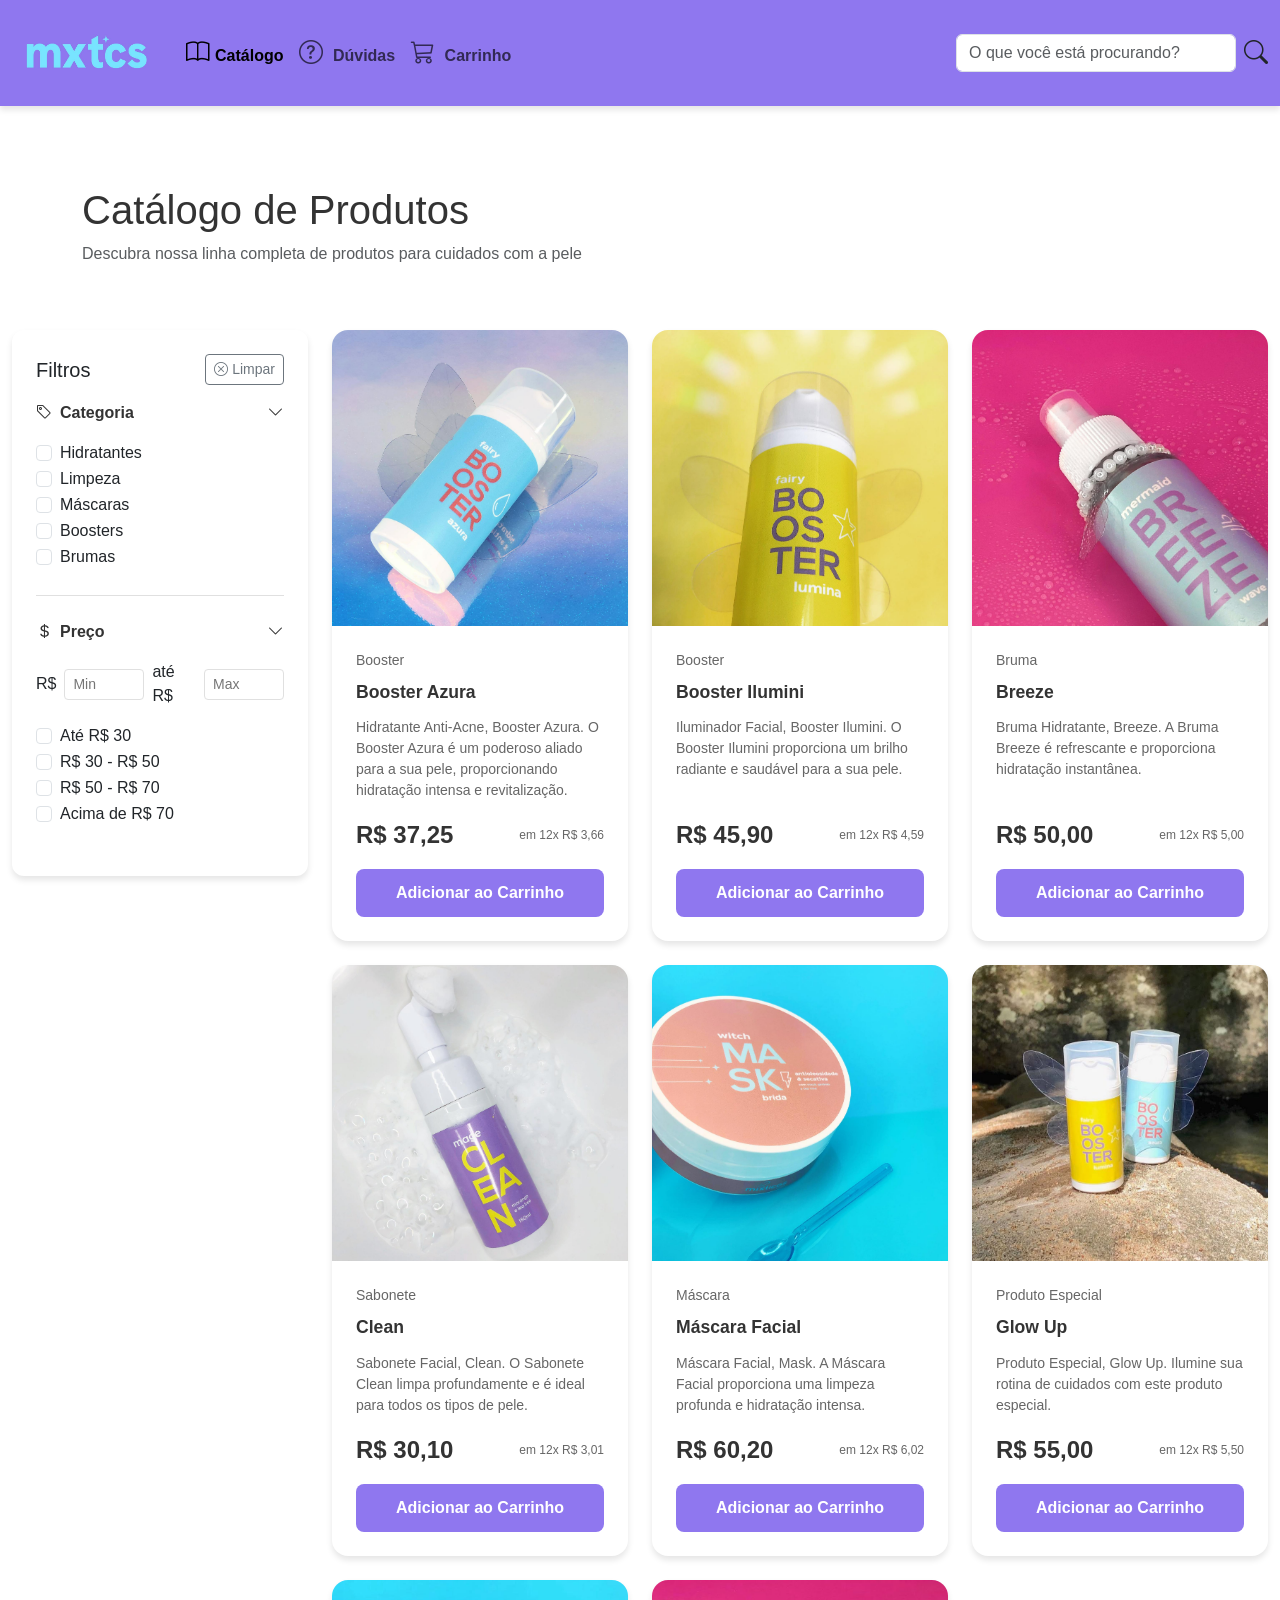
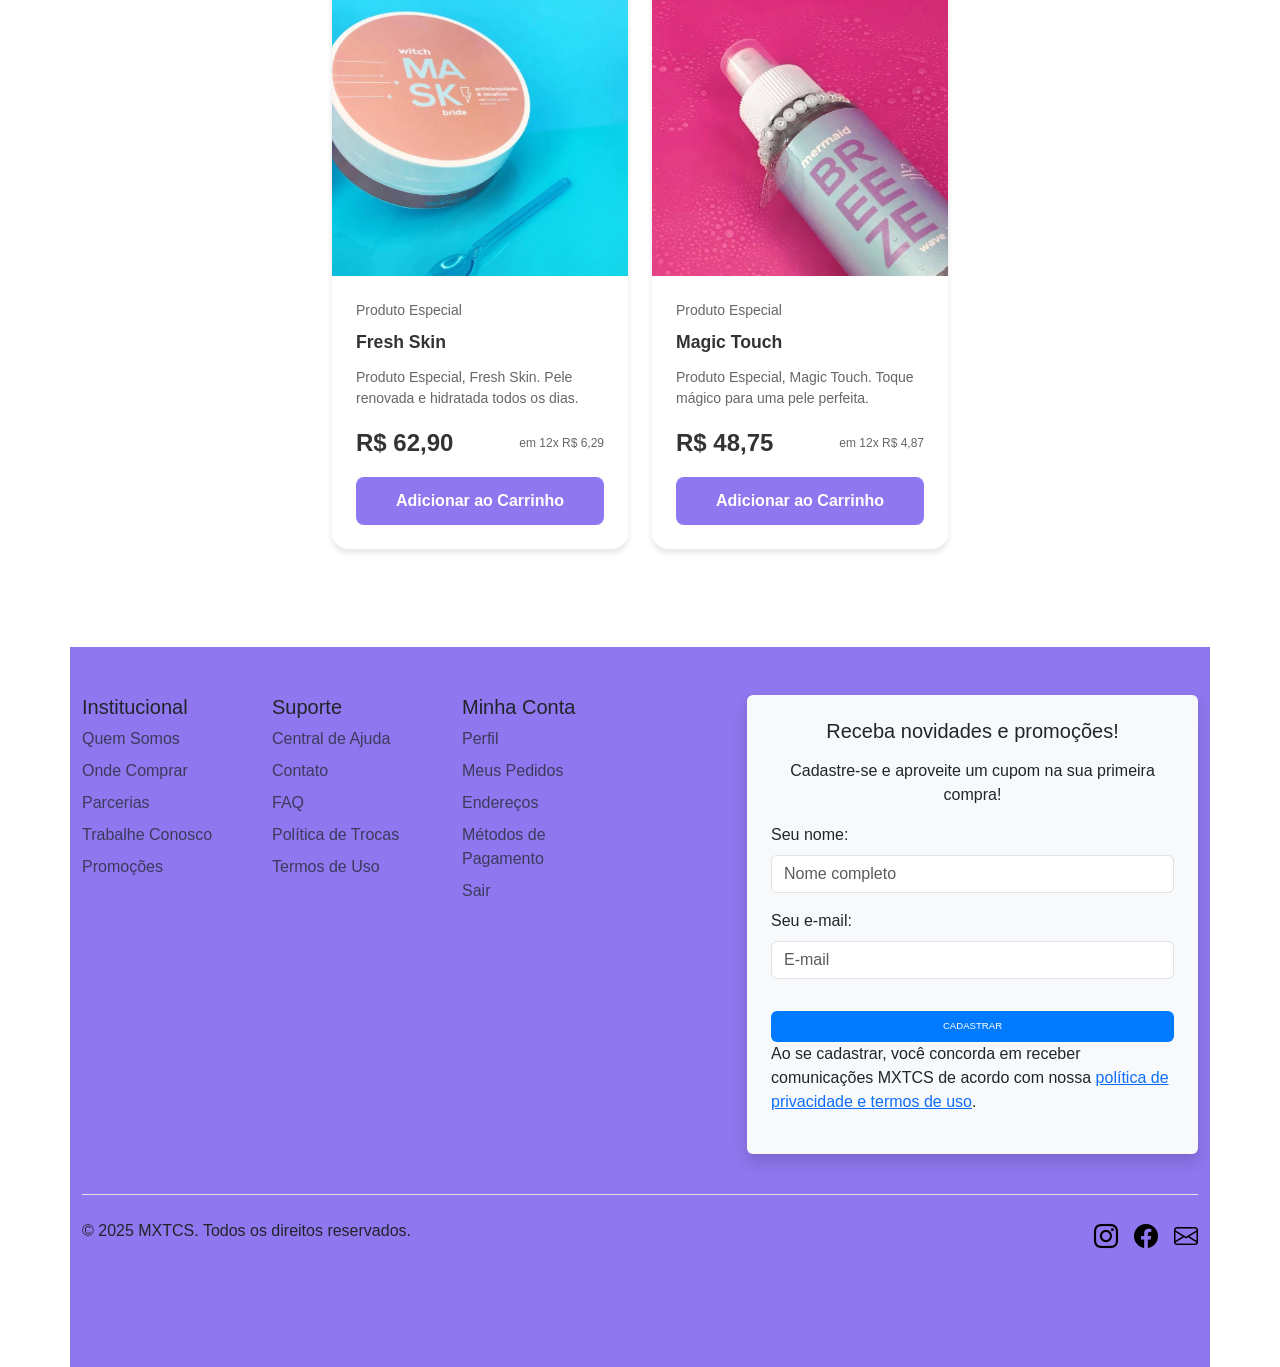
<file: catalogo.html>
<!DOCTYPE html>
<html lang="pt-br">

<head>
    <meta charset="UTF-8">
    <meta name="viewport" content="width=device-width, initial-scale=1.0">
    <title>Catálogo - MXTCS Skincare</title>
    <link rel="stylesheet" href="https://cdn.jsdelivr.net/npm/bootstrap@5.3.6/dist/css/bootstrap.min.css">
    <link rel="stylesheet" href="https://cdn.jsdelivr.net/npm/bootstrap-icons@1.11.3/font/bootstrap-icons.min.css">
    <link rel="stylesheet" href="css/catalogo.css">
</head>

<body>
    <!-- Navigation -->
    <nav class="navbar navbar-expand-lg" data-bs-theme="light">
        <div class="container-fluid">
            <a class="navbar-brand" href="index.html">
                <img src="img/logo.png" alt="Logo MXTCS" width="150" height="80">
            </a>

            <button class="navbar-toggler" type="button" data-bs-toggle="collapse" data-bs-target="#navbarScroll"
                aria-controls="navbarScroll" aria-expanded="false" aria-label="Toggle navigation">
                <span class="navbar-toggler-icon"></span>
            </button>

            <div class="collapse navbar-collapse" id="navbarScroll">
                <ul class="navbar-nav me-auto my-2 my-lg-0 navbar-nav-scroll">
                    <li class="nav-item">
                        <a class="nav-link active" href="catalogo.html" role="button">
                            <i class="bi bi-book" style="font-size: 1.5rem; margin-right: 5px;"></i><b>Catálogo</b>
                        </a>
                    </li>
                    <li class="nav-item">
                        <a class="nav-link" href="duvidas.html" role="button">
                            <i class="bi bi-question-circle" style="font-size: 1.5rem; margin-right: 5px;"></i>
                            <b>Dúvidas</b>
                        </a>
                    </li>
                    <li class="nav-item">
                        <a class="nav-link" href="carrinho.html" role="button">
                            <i class="bi bi-cart3" style="font-size: 1.5rem; margin-right: 5px;"></i> <b>Carrinho</b>
                        </a>
                    </li>
                </ul>
                <form class="d-flex align-items-center" role="search">
                    <input class="form-control me-2" type="search" placeholder="O que você está procurando?"
                        aria-label="Search" style="width: 280px;" id="search-input" />
                    <button class="btn p-0" type="submit" title="Pesquisar"
                        style="background: transparent; border: none; box-shadow: none;">
                        <i class="bi bi-search text-dark" style="font-size: 1.5rem;"></i>
                    </button>
                </form>
            </div>
        </div>
    </nav>

    <!-- Header -->
    <div class="catalog-header">
        <div class="container mt-5">
            <h1>Catálogo de Produtos</h1>
            <p class="text-muted mb-0" id="cart-count">Descubra nossa linha completa de produtos para cuidados com a
                pele</p>
        </div>
    </div>

    <div class="container-fluid">
        <div class="row">
            <!-- Sidebar com Filtros -->
            <div class="col-lg-3">
                <div class="filter-sidebar">
                    <div class="d-flex justify-content-between align-items-center mb-3">
                        <h5 class="mb-0">Filtros</h5>
                        <button class="btn btn-sm btn-outline-secondary" id="clear-all-filters">
                            <i class="bi bi-x-circle"></i> Limpar
                        </button>
                    </div>

                    <!-- Filtros Aplicados -->
                    <div id="applied-filters" class="mb-3"></div>

                    <!-- Categoria -->
                    <div class="filter-group">
                        <div class="filter-title" data-bs-toggle="collapse" data-bs-target="#categoryFilter">
                            <i class="bi bi-tag me-2"></i>
                            Categoria
                            <i class="bi bi-chevron-down ms-auto"></i>
                        </div>
                        <div class="collapse show" id="categoryFilter">
                            <div class="form-check">
                                <input class="form-check-input" type="checkbox" value="hidratante" id="cat-hidratante">
                                <label class="form-check-label" for="cat-hidratante">Hidratantes</label>
                            </div>
                            <div class="form-check">
                                <input class="form-check-input" type="checkbox" value="limpeza" id="cat-limpeza">
                                <label class="form-check-label" for="cat-limpeza">Limpeza</label>
                            </div>
                            <div class="form-check">
                                <input class="form-check-input" type="checkbox" value="mascara" id="cat-mascara">
                                <label class="form-check-label" for="cat-mascara">Máscaras</label>
                            </div>
                            <div class="form-check">
                                <input class="form-check-input" type="checkbox" value="booster" id="cat-booster">
                                <label class="form-check-label" for="cat-booster">Boosters</label>
                            </div>
                            <div class="form-check">
                                <input class="form-check-input" type="checkbox" value="bruma" id="cat-bruma">
                                <label class="form-check-label" for="cat-bruma">Brumas</label>
                            </div>
                        </div>
                    </div>

                    <!-- Faixa de Preço -->
                    <div class="filter-group">
                        <div class="filter-title" data-bs-toggle="collapse" data-bs-target="#priceFilter">
                            <i class="bi bi-currency-dollar me-2"></i>
                            Preço
                            <i class="bi bi-chevron-down ms-auto"></i>
                        </div>
                        <div class="collapse show" id="priceFilter">
                            <div class="price-range mb-3">
                                <span>R$</span>
                                <input type="number" class="price-input" id="min-price" placeholder="Min" min="0">
                                <span>até R$</span>
                                <input type="number" class="price-input" id="max-price" placeholder="Max" min="0">
                            </div>
                            <div class="form-check">
                                <input class="form-check-input" type="checkbox" value="0-30" id="price-0-30">
                                <label class="form-check-label" for="price-0-30">Até R$ 30</label>
                            </div>
                            <div class="form-check">
                                <input class="form-check-input" type="checkbox" value="30-50" id="price-30-50">
                                <label class="form-check-label" for="price-30-50">R$ 30 - R$ 50</label>
                            </div>
                            <div class="form-check">
                                <input class="form-check-input" type="checkbox" value="50-70" id="price-50-70">
                                <label class="form-check-label" for="price-50-70">R$ 50 - R$ 70</label>
                            </div>
                            <div class="form-check">
                                <input class="form-check-input" type="checkbox" value="70+" id="price-70">
                                <label class="form-check-label" for="price-70">Acima de R$ 70</label>
                            </div>
                        </div>
                    </div>
                </div>
            </div>

            <!-- Área Principal -->
            <div class="col-lg-9">
                <!-- Lista de Produtos -->
                <div id="products-container">
                    <div class="loading" id="loading-state">
                        <div class="spinner-border text-primary" role="status">
                            <span class="visually-hidden">Carregando...</span>
                        </div>
                        <p class="mt-2">Carregando produtos...</p>
                    </div>
                </div>

                <!-- Paginação -->
                <nav class="pagination-container" id="pagination-container" style="display: none;">
                    <ul class="pagination" id="pagination">
                    </ul>
                </nav>
            </div>
        </div>
    </div>
    <div class="container" style="margin-top: 50px; background-color: #8f77ef;">
        <footer class="py-5">
            <div class="row">
                <div class="col-6 col-md-2 mb-3">
                    <h5>Institucional</h5>
                    <ul class="nav flex-column">
                        <li class="nav-item mb-2"><a href="#" class="nav-link p-0 text-body-secondary">Quem Somos</a>
                        </li>
                        <li class="nav-item mb-2"><a href="#" class="nav-link p-0 text-body-secondary">Onde Comprar</a>
                        </li>
                        <li class="nav-item mb-2"><a href="#" class="nav-link p-0 text-body-secondary">Parcerias</a>
                        </li>
                        <li class="nav-item mb-2"><a href="#" class="nav-link p-0 text-body-secondary">Trabalhe
                                Conosco</a>
                        </li>
                        <li class="nav-item mb-2"><a href="#" class="nav-link p-0 text-body-secondary">Promoções</a>
                        </li>
                    </ul>
                </div>
                <div class="col-6 col-md-2 mb-3">
                    <h5>Suporte</h5>
                    <ul class="nav flex-column">
                        <li class="nav-item mb-2"><a href="#" class="nav-link p-0 text-body-secondary">Central de
                                Ajuda</a>
                        </li>
                        <li class="nav-item mb-2"><a href="#" class="nav-link p-0 text-body-secondary">Contato</a></li>
                        <li class="nav-item mb-2"><a href="#" class="nav-link p-0 text-body-secondary">FAQ</a></li>
                        <li class="nav-item mb-2"><a href="#" class="nav-link p-0 text-body-secondary">Política de
                                Trocas</a></li>
                        <li class="nav-item mb-2"><a href="#" class="nav-link p-0 text-body-secondary">Termos de Uso</a>
                        </li>
                    </ul>
                </div>
                <div class="col-6 col-md-2 mb-3">
                    <h5>Minha Conta</h5>
                    <ul class="nav flex-column">
                        <li class="nav-item mb-2"><a href="#" class="nav-link p-0 text-body-secondary">Perfil</a></li>
                        <li class="nav-item mb-2"><a href="#" class="nav-link p-0 text-body-secondary">Meus Pedidos</a>
                        </li>
                        <li class="nav-item mb-2"><a href="#" class="nav-link p-0 text-body-secondary">Endereços</a>
                        </li>
                        <li class="nav-item mb-2"><a href="#" class="nav-link p-0 text-body-secondary">Métodos de
                                Pagamento</a></li>
                        <li class="nav-item mb-2"><a href="#" class="nav-link p-0 text-body-secondary">Sair</a></li>
                    </ul>
                </div>
                <div class="col-md-5 offset-md-1 mb-3">
                    <form id="newsletterForm" class="p-4 rounded bg-light shadow" novalidate>
                        <h5 class="mb-3 text-center">Receba novidades e promoções!</h5>
                        <p class="newsletter-title text-center">Cadastre-se e aproveite um cupom na sua primeira compra!
                        </p>
                        <div class="mb-3">
                            <label for="newsletterName" class="form-label">Seu nome:</label>
                            <input type="text" class="form-control" id="newsletterName" placeholder="Nome completo"
                                required>
                            <div class="invalid-feedback">
                                Por favor, insira seu nome.
                            </div>
                        </div>
                        <div class="mb-3">
                            <label for="newsletterEmail" class="form-label">Seu e-mail:</label>
                            <input type="email" class="form-control" id="newsletterEmail" placeholder="E-mail" required>
                            <div class="invalid-feedback">
                                Por favor, insira um e-mail válido.
                            </div>
                        </div>
                        <button type="submit" class="btn btn-primary w-100">Cadastrar</button>
                        <p class="newsletter-consent">
                            Ao se cadastrar, você concorda em receber comunicações MXTCS de acordo com nossa
                            <a href="#" target="_blank">política de privacidade e termos de uso</a>.
                        </p>
                        <div class="alert alert-success d-none" id="newsletterSuccess">
                            Obrigado por se inscrever! Você receberá novidades e promoções em breve.
                        </div>
                    </form>
                </div>
            </div>
            <div class="d-flex flex-column flex-sm-row justify-content-between py-4 my-4 border-top">
                <p>© 2025 MXTCS. Todos os direitos reservados.</p>
                <ul class="list-unstyled d-flex">
                    <li class="ms-3"><a class="link-body-emphasis" href="#" style="color: white;"><i
                                class="bi bi-instagram" style="font-size: 1.5rem;"></i></a></li>
                    <li class="ms-3"><a class="link-body-emphasis" href="#" style="color: white;"><i
                                class="bi bi-facebook" style="font-size: 1.5rem;"></i></a></li>
                    <li class="ms-3"><a class="link-body-emphasis" href="#" style="color: white;"><i
                                class="bi bi-envelope" style="font-size: 1.5rem;"></i></a></li>
                </ul>
            </div>
        </footer>
    </div>
    <script src="https://cdn.jsdelivr.net/npm/bootstrap@5.3.6/dist/js/bootstrap.bundle.min.js"></script>
    <script src="js/filtros.js"></script>
    <script src="js/script.js"></script>
</body>

</html>
</file>
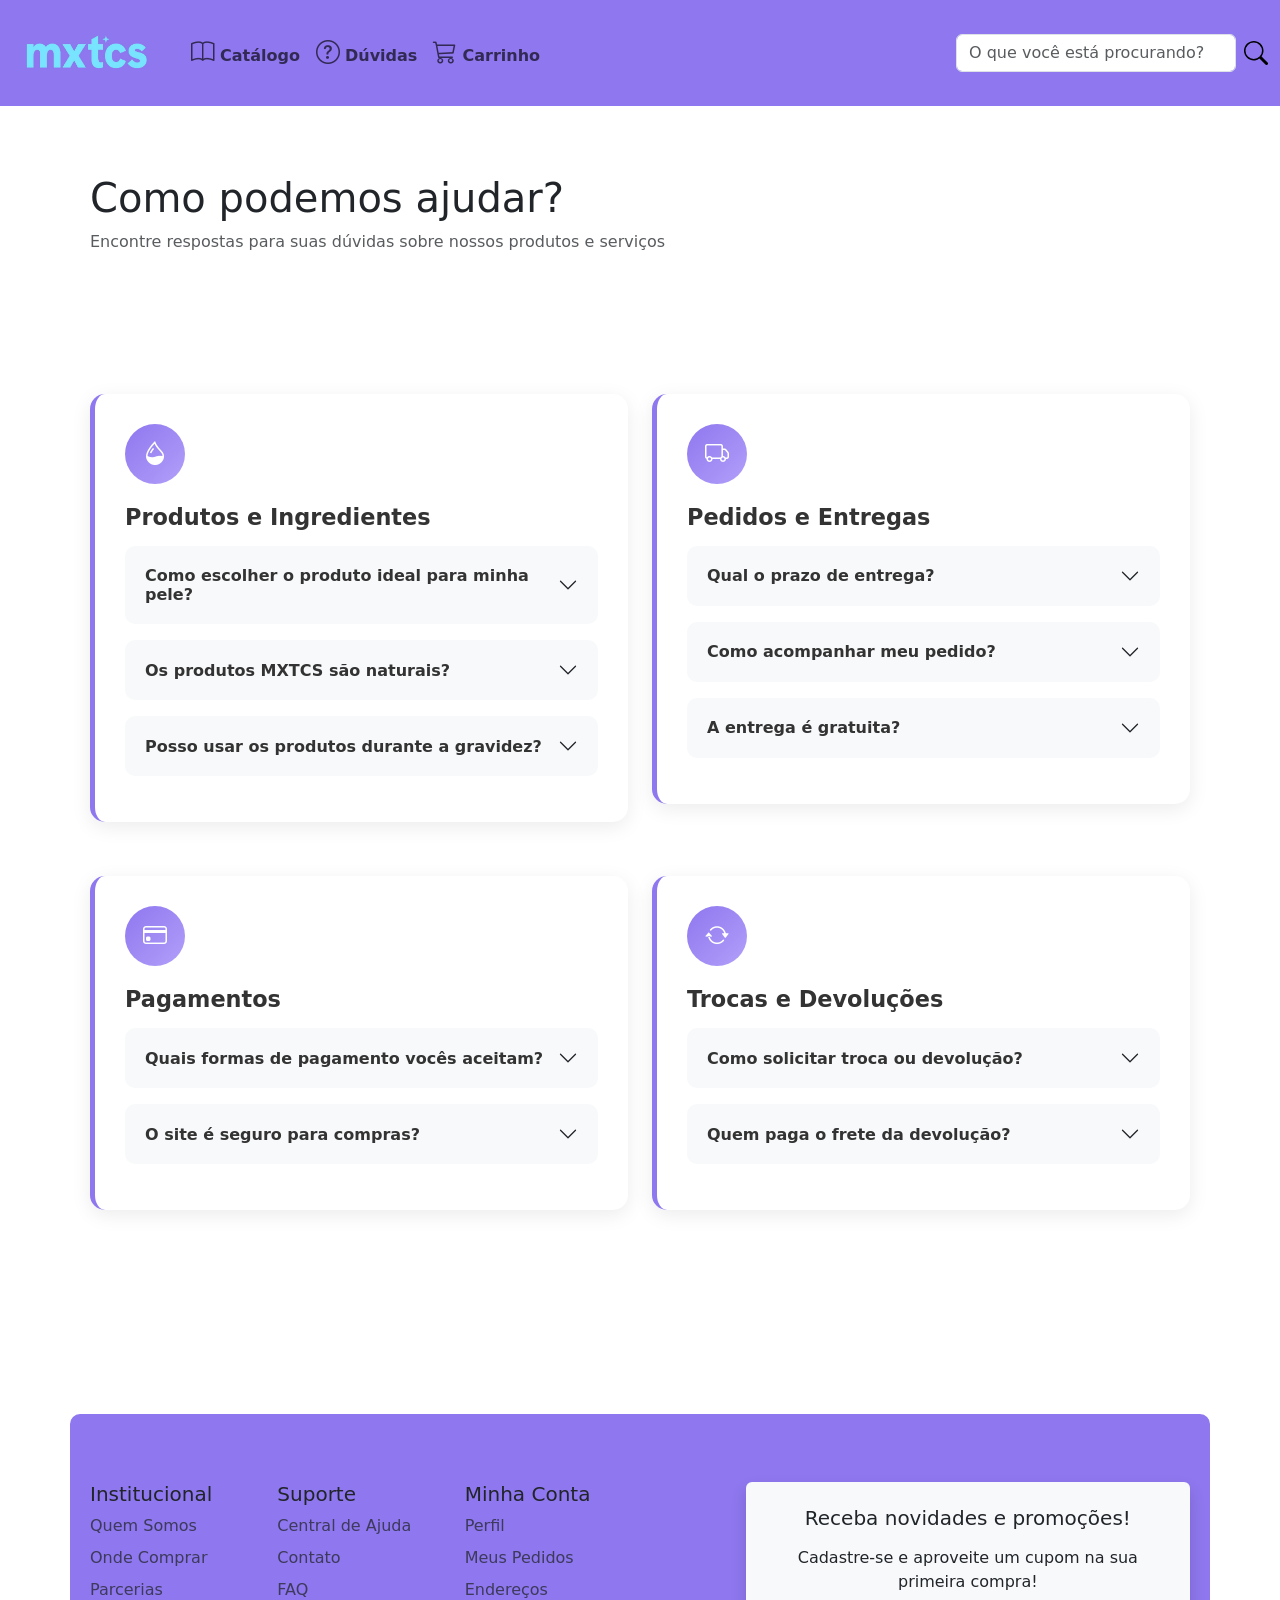
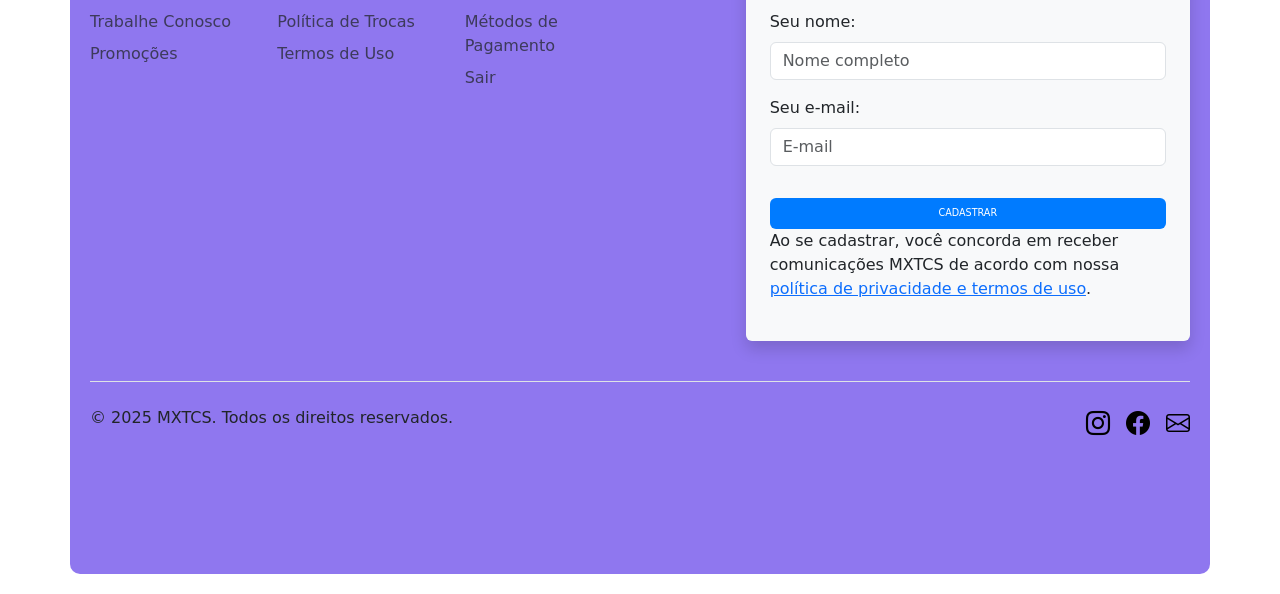
<file: duvidas.html>
<!DOCTYPE html>
<html lang="pt-br">

<head>
    <meta charset="UTF-8">
    <meta name="viewport" content="width=device-width, initial-scale=1.0">
    <title>Dúvidas - MXTCS Skincare</title>
    <link rel="stylesheet" href="https://cdn.jsdelivr.net/npm/bootstrap@5.3.6/dist/css/bootstrap.min.css">
    <link rel="stylesheet" href="https://cdn.jsdelivr.net/npm/bootstrap-icons@1.11.3/font/bootstrap-icons.min.css">
    <link rel="stylesheet" href="css/style.css">
</head>

<body>
    <header>
        <nav class="navbar navbar-expand-lg" style="background-color: #8f77ef;" data-bs-theme="light">
            <div class="container-fluid">
                <a class="navbar-brand" href="index.html">
                    <img src="img/logo.png" alt="Logo MXTCS" width="150" height="80">
                </a>

                <button class="navbar-toggler" type="button" data-bs-toggle="collapse" data-bs-target="#navbarScroll"
                    aria-controls="navbarScroll" aria-expanded="false" aria-label="Toggle navigation">
                    <span class="navbar-toggler-icon"></span>
                </button>

                <div class="collapse navbar-collapse" id="navbarScroll">
                    <ul class="navbar-nav me-auto my-2 my-lg-0 navbar-nav-scroll" style="--bs-scroll-height: 100px;">

                        <li class="nav-item">
                            <a class="nav-link" href="catalogo.html" role="button">
                                <i class="bi bi-book" style="font-size: 1.5rem; margin: 5px;"></i><b>Catálogo</b>
                            </a>
                        </li>

                        <li class="nav-item">
                            <a class="nav-link" href="duvidas.html" role="button">
                                <i class="bi bi-question-circle" style="font-size: 1.5rem;"></i> <b>Dúvidas</b>
                            </a>
                        </li>
                        
                        <li class="nav-item">
                            <a class="nav-link" href="carrinho.html" role="button">
                                <i class="bi bi-cart3" style="font-size: 1.5rem;"></i> <b>Carrinho</b>
                            </a>
                        </li>
                    </ul>
                    <form class="d-flex align-items-center" role="search">
                        <input class="form-control me-2" type="search" placeholder="O que você está procurando?"
                            aria-label="Search" style="width: 280px;" />
                        <button class="btn p-0" type="submit" title="Pesquisar"
                            style="background: transparent; border: none; box-shadow: none; margin-top: -1px;">
                            <svg xmlns="http://www.w3.org/2000/svg" width="24" height="24" fill="black"
                                class="bi bi-search" viewBox="0 0 16 16">
                                <path
                                    d="M11.742 10.344a6.5 6.5 0 1 0-1.397 1.398h-.001q.044.06.098.115l3.85 3.85a1 1 0 0 0 1.415-1.414l-3.85-3.85a1 1 0 0 0-.115-.1zM12 6.5a5.5 5.5 0 1 1-11 0 5.5 5.5 0 0 1 11 0" />
                            </svg>
                        </button>
                    </form>
                </div>
            </div>
        </nav>

    </header>

    <main>

       <div class="container mt-5">
            <h1>Como podemos ajudar?</h1>
            <p class="text-muted mb-0" id="cart-count">Encontre respostas para suas dúvidas sobre nossos produtos e serviços</p>
        </div>

        <!-- FAQ Categories -->
        <section class="faq-section">
            <div class="container">
                <div class="row">
                    <!-- Produtos e Ingredientes -->
                    <div class="col-lg-6 mb-4">
                        <div class="category-card">
                            <div class="category-icon">
                                <i class="bi bi-droplet-half"></i>
                            </div>
                            <h3 class="category-title">Produtos e Ingredientes</h3>
                            <div class="accordion" id="accordionProdutos">
                                <div class="accordion-item border-0 mb-3">
                                    <h2 class="accordion-header">
                                        <button class="accordion-button collapsed" type="button" data-bs-toggle="collapse" data-bs-target="#collapse1">
                                            Como escolher o produto ideal para minha pele?
                                        </button>
                                    </h2>
                                    <div id="collapse1" class="accordion-collapse collapse" data-bs-parent="#accordionProdutos">
                                        <div class="accordion-body">
                                            Para escolher o produto ideal, identifique primeiro seu tipo de pele (oleosa, seca, mista ou sensível). Nossos produtos são formulados para diferentes necessidades: o <strong>Booster Azura</strong> é perfeito para peles oleosas e com acne, enquanto a <strong>Bruma Breeze</strong> oferece hidratação para todos os tipos de pele. Recomendamos fazer um teste de sensibilidade antes do primeiro uso.
                                        </div>
                                    </div>
                                </div>
                                <div class="accordion-item border-0 mb-3">
                                    <h2 class="accordion-header">
                                        <button class="accordion-button collapsed" type="button" data-bs-toggle="collapse" data-bs-target="#collapse2">
                                            Os produtos MXTCS são naturais?
                                        </button>
                                    </h2>
                                    <div id="collapse2" class="accordion-collapse collapse" data-bs-parent="#accordionProdutos">
                                        <div class="accordion-body">
                                            Sim! Todos os nossos produtos contêm ingredientes naturais cuidadosamente selecionados. Utilizamos extratos botânicos, óleos essenciais e componentes naturais que respeitam o equilíbrio da sua pele. Nossos produtos são livres de parabenos, sulfatos agressivos e não testamos em animais.
                                        </div>
                                    </div>
                                </div>
                                <div class="accordion-item border-0 mb-3">
                                    <h2 class="accordion-header">
                                        <button class="accordion-button collapsed" type="button" data-bs-toggle="collapse" data-bs-target="#collapse3">
                                            Posso usar os produtos durante a gravidez?
                                        </button>
                                    </h2>
                                    <div id="collapse3" class="accordion-collapse collapse" data-bs-parent="#accordionProdutos">
                                        <div class="accordion-body">
                                            A maioria dos nossos produtos é segura durante a gravidez, pois utilizamos ingredientes naturais. No entanto, recomendamos consultar sempre seu médico antes de incluir novos produtos em sua rotina de cuidados durante a gestação ou amamentação.
                                        </div>
                                    </div>
                                </div>
                            </div>
                        </div>
                    </div>

                    <!-- Pedidos e Entregas -->
                    <div class="col-lg-6 mb-4">
                        <div class="category-card">
                            <div class="category-icon">
                                <i class="bi bi-truck"></i>
                            </div>
                            <h3 class="category-title">Pedidos e Entregas</h3>
                            <div class="accordion" id="accordionPedidos">
                                <div class="accordion-item border-0 mb-3">
                                    <h2 class="accordion-header">
                                        <button class="accordion-button collapsed" type="button" data-bs-toggle="collapse" data-bs-target="#collapse4">
                                            Qual o prazo de entrega?
                                        </button>
                                    </h2>
                                    <div id="collapse4" class="accordion-collapse collapse" data-bs-parent="#accordionPedidos">
                                        <div class="accordion-body">
                                            O prazo de entrega varia conforme sua região: <br>
                                            • <strong>Capitais:</strong> 3 a 5 dias úteis<br>
                                            • <strong>Interior:</strong> 5 a 8 dias úteis<br>
                                            • <strong>Regiões remotas:</strong> até 12 dias úteis<br><br>
                                            Você receberá o código de rastreamento por e-mail assim que seu pedido for despachado.
                                        </div>
                                    </div>
                                </div>
                                <div class="accordion-item border-0 mb-3">
                                    <h2 class="accordion-header">
                                        <button class="accordion-button collapsed" type="button" data-bs-toggle="collapse" data-bs-target="#collapse5">
                                            Como acompanhar meu pedido?
                                        </button>
                                    </h2>
                                    <div id="collapse5" class="accordion-collapse collapse" data-bs-parent="#accordionPedidos">
                                        <div class="accordion-body">
                                            Após a confirmação do pagamento, você receberá um e-mail com o código de rastreamento. Você também pode acompanhar seu pedido na área "Minha Conta" em nosso site, inserindo seu CPF e número do pedido.
                                        </div>
                                    </div>
                                </div>
                                <div class="accordion-item border-0 mb-3">
                                    <h2 class="accordion-header">
                                        <button class="accordion-button collapsed" type="button" data-bs-toggle="collapse" data-bs-target="#collapse6">
                                            A entrega é gratuita?
                                        </button>
                                    </h2>
                                    <div id="collapse6" class="accordion-collapse collapse" data-bs-parent="#accordionPedidos">
                                        <div class="accordion-body">
                                            Sim! Oferecemos frete grátis para compras acima de R$ 99,00 em todo o Brasil. Para compras abaixo deste valor, o frete é calculado conforme o CEP de destino e será exibido antes da finalização do pedido.
                                        </div>
                                    </div>
                                </div>
                            </div>
                        </div>
                    </div>

                    <!-- Pagamentos -->
                    <div class="col-lg-6 mb-4">
                        <div class="category-card">
                            <div class="category-icon">
                                <i class="bi bi-credit-card"></i>
                            </div>
                            <h3 class="category-title">Pagamentos</h3>
                            <div class="accordion" id="accordionPagamentos">
                                <div class="accordion-item border-0 mb-3">
                                    <h2 class="accordion-header">
                                        <button class="accordion-button collapsed" type="button" data-bs-toggle="collapse" data-bs-target="#collapse7">
                                            Quais formas de pagamento vocês aceitam?
                                        </button>
                                    </h2>
                                    <div id="collapse7" class="accordion-collapse collapse" data-bs-parent="#accordionPagamentos">
                                        <div class="accordion-body">
                                            Aceitamos as seguintes formas de pagamento:<br>
                                            • <strong>Cartão de crédito:</strong> Visa, Mastercard, Elo, American Express (até 12x sem juros)<br>
                                            • <strong>Cartão de débito:</strong> Visa e Mastercard<br>
                                            • <strong>PIX:</strong> Aprovação instantânea<br>
                                            • <strong>Boleto bancário:</strong> Vencimento em 2 dias úteis
                                        </div>
                                    </div>
                                </div>
                                <div class="accordion-item border-0 mb-3">
                                    <h2 class="accordion-header">
                                        <button class="accordion-button collapsed" type="button" data-bs-toggle="collapse" data-bs-target="#collapse8">
                                            O site é seguro para compras?
                                        </button>
                                    </h2>
                                    <div id="collapse8" class="accordion-collapse collapse" data-bs-parent="#accordionPagamentos">
                                        <div class="accordion-body">
                                            Sim, totalmente seguro! Nosso site utiliza certificado SSL e criptografia de dados. Todos os pagamentos são processados por plataformas certificadas e reconhecidas no mercado. Seus dados pessoais e financeiros estão protegidos.
                                        </div>
                                    </div>
                                </div>
                            </div>
                        </div>
                    </div>

                    <!-- Trocas e Devoluções -->
                    <div class="col-lg-6 mb-4">
                        <div class="category-card">
                            <div class="category-icon">
                                <i class="bi bi-arrow-repeat"></i>
                            </div>
                            <h3 class="category-title">Trocas e Devoluções</h3>
                            <div class="accordion" id="accordionTrocas">
                                <div class="accordion-item border-0 mb-3">
                                    <h2 class="accordion-header">
                                        <button class="accordion-button collapsed" type="button" data-bs-toggle="collapse" data-bs-target="#collapse9">
                                            Como solicitar troca ou devolução?
                                        </button>
                                    </h2>
                                    <div id="collapse9" class="accordion-collapse collapse" data-bs-parent="#accordionTrocas">
                                        <div class="accordion-body">
                                            Você tem até 30 dias após o recebimento para solicitar troca ou devolução. Entre em contato conosco pelo e-mail <strong>sac@mxtcs.com.br</strong> ou WhatsApp informando o número do pedido e motivo da solicitação. O produto deve estar em perfeitas condições, com embalagem original.
                                        </div>
                                    </div>
                                </div>
                                <div class="accordion-item border-0 mb-3">
                                    <h2 class="accordion-header">
                                        <button class="accordion-button collapsed" type="button" data-bs-toggle="collapse" data-bs-target="#collapse10">
                                            Quem paga o frete da devolução?
                                        </button>
                                    </h2>
                                    <div id="collapse10" class="accordion-collapse collapse" data-bs-parent="#accordionTrocas">
                                        <div class="accordion-body">
                                            Se o produto apresentar defeito ou divergência, nós arcamos com os custos do frete. Em caso de desistência ou arrependimento, o frete de devolução é por conta do cliente. O reembolso será feito em até 10 dias úteis após recebermos o produto.
                                        </div>
                                    </div>
                                </div>
                            </div>
                        </div>
                    </div>
                </div>
            </div>
        </section>

      
 <!-- Footer -->
    <div class="container" style="margin-top: 50px; background-color: #8f77ef;">
        <footer class="py-5">
            <div class="row">
                <div class="col-6 col-md-2 mb-3">
                    <h5>Institucional</h5>
                    <ul class="nav flex-column">
                        <li class="nav-item mb-2"><a href="#" class="nav-link p-0 text-body-secondary">Quem Somos</a></li>
                        <li class="nav-item mb-2"><a href="#" class="nav-link p-0 text-body-secondary">Onde Comprar</a></li>
                        <li class="nav-item mb-2"><a href="#" class="nav-link p-0 text-body-secondary">Parcerias</a></li>
                        <li class="nav-item mb-2"><a href="#" class="nav-link p-0 text-body-secondary">Trabalhe Conosco</a></li>
                        <li class="nav-item mb-2"><a href="#" class="nav-link p-0 text-body-secondary">Promoções</a></li>
                    </ul>
                </div>
                <div class="col-6 col-md-2 mb-3">
                    <h5>Suporte</h5>
                    <ul class="nav flex-column">
                        <li class="nav-item mb-2"><a href="#" class="nav-link p-0 text-body-secondary">Central de Ajuda</a></li>
                        <li class="nav-item mb-2"><a href="#" class="nav-link p-0 text-body-secondary">Contato</a></li>
                        <li class="nav-item mb-2"><a href="#" class="nav-link p-0 text-body-secondary">FAQ</a></li>
                        <li class="nav-item mb-2"><a href="#" class="nav-link p-0 text-body-secondary">Política de Trocas</a></li>
                        <li class="nav-item mb-2"><a href="#" class="nav-link p-0 text-body-secondary">Termos de Uso</a></li>
                    </ul>
                </div>
                <div class="col-6 col-md-2 mb-3">
                    <h5>Minha Conta</h5>
                    <ul class="nav flex-column">
                        <li class="nav-item mb-2"><a href="#" class="nav-link p-0 text-body-secondary">Perfil</a></li>
                        <li class="nav-item mb-2"><a href="#" class="nav-link p-0 text-body-secondary">Meus Pedidos</a></li>
                        <li class="nav-item mb-2"><a href="#" class="nav-link p-0 text-body-secondary">Endereços</a></li>
                        <li class="nav-item mb-2"><a href="#" class="nav-link p-0 text-body-secondary">Métodos de Pagamento</a></li>
                        <li class="nav-item mb-2"><a href="#" class="nav-link p-0 text-body-secondary">Sair</a></li>
                    </ul>
                </div>
                <div class="col-md-5 offset-md-1 mb-3">
                    <form id="newsletterForm" class="p-4 rounded bg-light shadow" novalidate>
                        <h5 class="mb-3 text-center">Receba novidades e promoções!</h5>
                        <p class="newsletter-title text-center">Cadastre-se e aproveite um cupom na sua primeira compra!
                        </p>
                        <div class="mb-3">
                            <label for="newsletterName" class="form-label">Seu nome:</label>
                            <input type="text" class="form-control" id="newsletterName" placeholder="Nome completo"
                                required>
                            <div class="invalid-feedback">
                                Por favor, insira seu nome.
                            </div>
                        </div>
                        <div class="mb-3">
                            <label for="newsletterEmail" class="form-label">Seu e-mail:</label>
                            <input type="email" class="form-control" id="newsletterEmail" placeholder="E-mail" required>
                            <div class="invalid-feedback">
                                Por favor, insira um e-mail válido.
                            </div>
                        </div>
                        <button type="submit" class="btn btn-primary w-100">Cadastrar</button>
                        <p class="newsletter-consent">
                            Ao se cadastrar, você concorda em receber comunicações MXTCS de acordo com nossa
                            <a href="#" target="_blank">política de privacidade e termos de uso</a>.
                        </p>
                        <div class="alert alert-success d-none" id="newsletterSuccess">
                            Obrigado por se inscrever! Você receberá novidades e promoções em breve.
                        </div>
                    </form>
                </div>
            </div>
            <div class="d-flex flex-column flex-sm-row justify-content-between py-4 my-4 border-top">
                <p>© 2025 MXTCS. Todos os direitos reservados.</p>
                <ul class="list-unstyled d-flex">
                    <li class="ms-3"><a class="link-body-emphasis" href="#" style="color: white;"><i class="bi bi-instagram" style="font-size: 1.5rem;"></i></a></li>
                    <li class="ms-3"><a class="link-body-emphasis" href="#" style="color: white;"><i class="bi bi-facebook" style="font-size: 1.5rem;"></i></a></li>
                    <li class="ms-3"><a class="link-body-emphasis" href="#" style="color: white;"><i class="bi bi-envelope" style="font-size: 1.5rem;"></i></a></li>
                </ul>
            </div>
        </footer>
    </div>
    <script src="https://cdn.jsdelivr.net/npm/bootstrap@5.3.6/dist/js/bootstrap.bundle.min.js"></script>
    <script src="js/script.js"></script>
</body>

</html>
</file>
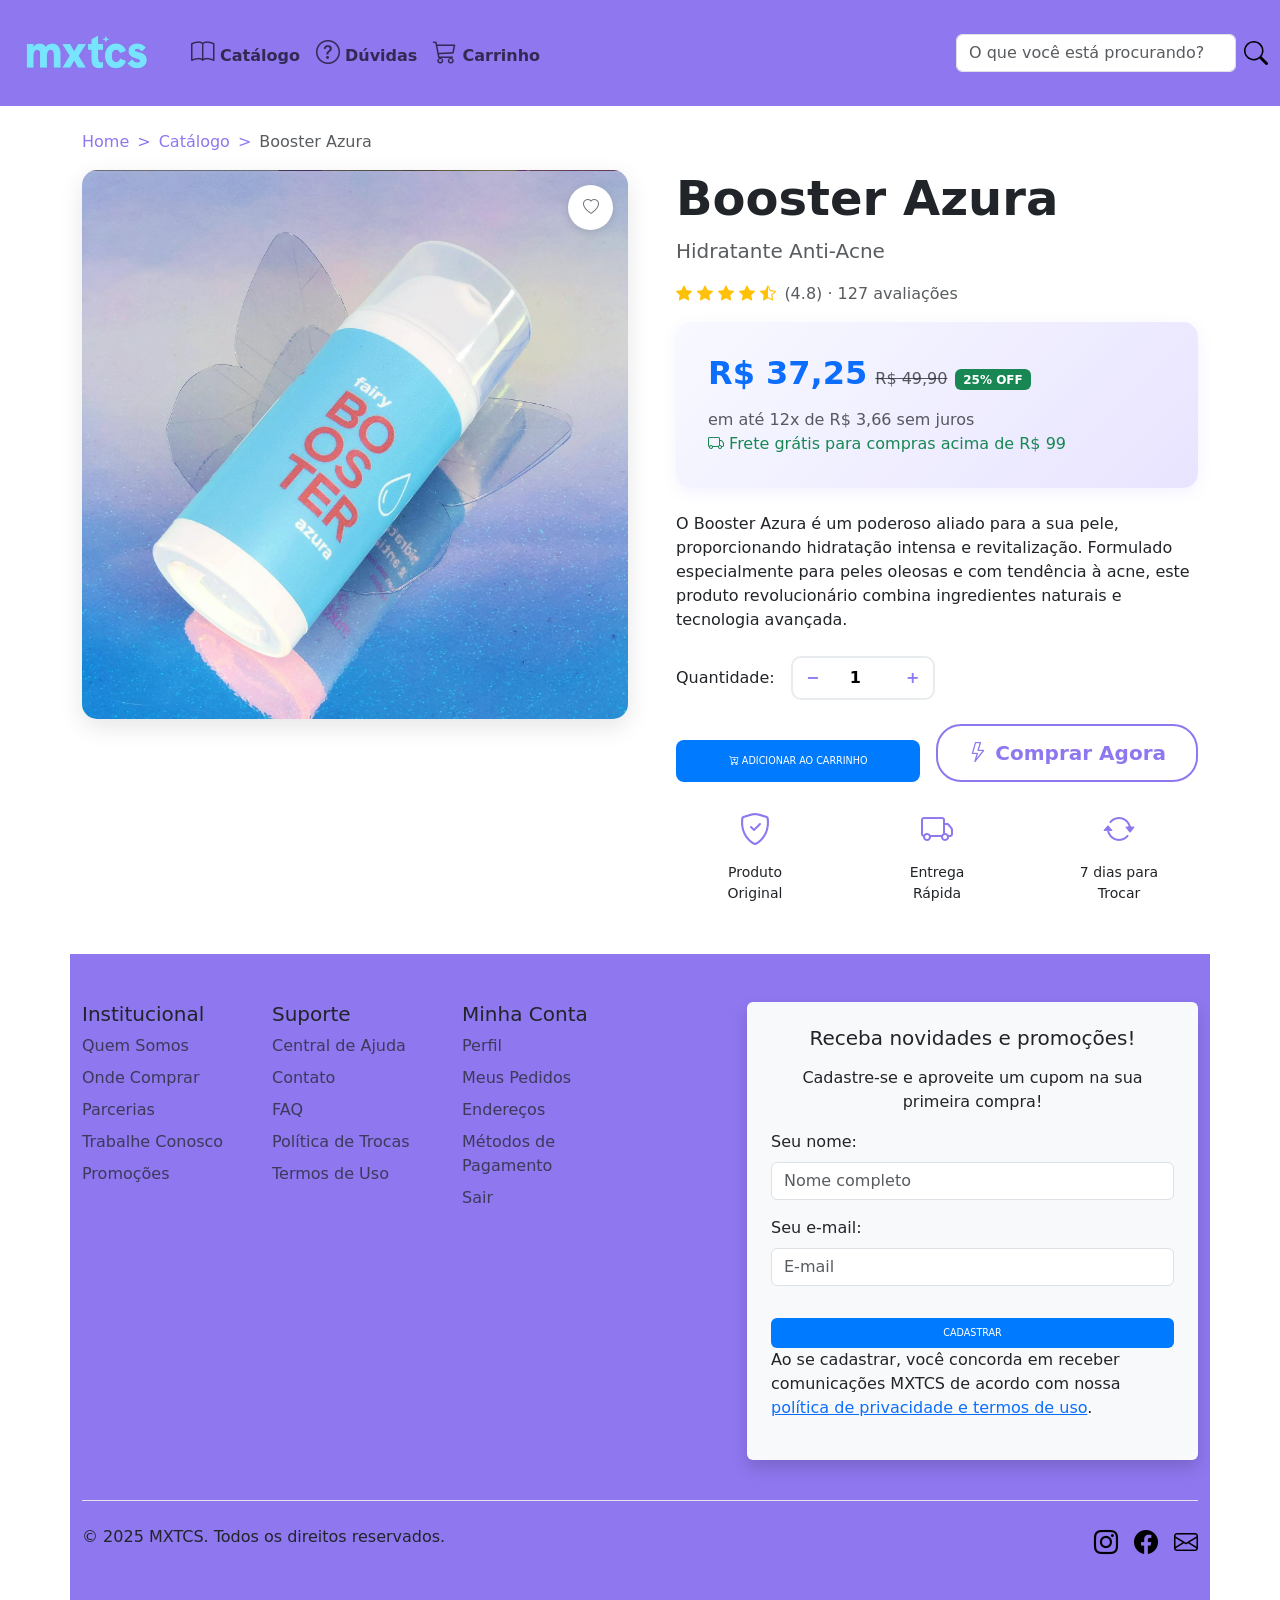
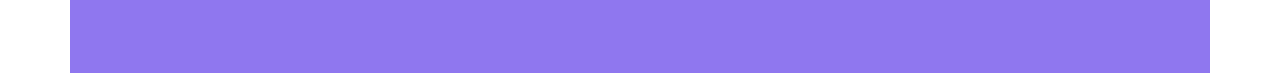
<file: produto.html>
<!DOCTYPE html>
<html lang="pt-br">

<head>
    <meta charset="UTF-8">
    <meta name="viewport" content="width=device-width, initial-scale=1.0">
    <title>Booster Azura - MXTCS Skincare</title>
    <link rel="stylesheet" href="https://cdn.jsdelivr.net/npm/bootstrap@5.3.6/dist/css/bootstrap.min.css">
    <link rel="stylesheet" href="https://cdn.jsdelivr.net/npm/bootstrap-icons@1.11.3/font/bootstrap-icons.min.css">
    <link rel="stylesheet" href="css/produto.css">
</head>

<body>
    <!-- Header -->
    <header>
        <nav class="navbar navbar-expand-lg" style="background-color: #8f77ef;" data-bs-theme="light">
            <div class="container-fluid">
                <a class="navbar-brand" href="index.html">
                    <img src="img/logo.png" alt="Logo MXTCS" width="150" height="80">
                </a>

                <button class="navbar-toggler" type="button" data-bs-toggle="collapse" data-bs-target="#navbarScroll"
                    aria-controls="navbarScroll" aria-expanded="false" aria-label="Toggle navigation">
                    <span class="navbar-toggler-icon"></span>
                </button>

                <div class="collapse navbar-collapse" id="navbarScroll">
                    <ul class="navbar-nav me-auto my-2 my-lg-0 navbar-nav-scroll" style="--bs-scroll-height: 100px;">
                        <li class="nav-item">
                            <a class="nav-link" href="catalogo.html" role="button">
                                <i class="bi bi-book" style="font-size: 1.5rem; margin: 5px;"></i><b>Catálogo</b>
                            </a>
                        </li>
                        <li class="nav-item">
                            <a class="nav-link" href="duvidas.html" role="button">
                                <i class="bi bi-question-circle" style="font-size: 1.5rem;"></i> <b>Dúvidas</b>
                            </a>
                        </li>
                        <li class="nav-item">
                            <a class="nav-link" href="carrinho.html" role="button">
                                <i class="bi bi-cart3" style="font-size: 1.5rem;"></i> <b>Carrinho</b>
                            </a>
                        </li>
                    </ul>
                    <form class="d-flex align-items-center" role="search">
                        <input class="form-control me-2" type="search" placeholder="O que você está procurando?"
                            aria-label="Search" style="width: 280px;" />
                        <button class="btn p-0" type="submit" title="Pesquisar"
                            style="background: transparent; border: none; box-shadow: none; margin-top: -1px;">
                            <svg xmlns="http://www.w3.org/2000/svg" width="24" height="24" fill="black"
                                class="bi bi-search" viewBox="0 0 16 16">
                                <path
                                    d="M11.742 10.344a6.5 6.5 0 1 0-1.397 1.398h-.001q.044.06.098.115l3.85 3.85a1 1 0 0 0 1.415-1.414l-3.85-3.85a1 1 0 0 0-.115-.1zM12 6.5a5.5 5.5 0 1 1-11 0 5.5 5.5 0 0 1 11 0" />
                            </svg>
                        </button>
                    </form>
                </div>
            </div>
        </nav>
    </header>

    <main class="container my-4">
        <!-- Breadcrumb -->
        <nav aria-label="breadcrumb">
            <ol class="breadcrumb">
                <li class="breadcrumb-item"><a href="index.html" class="text-decoration-none"
                        style="color: var(--primary-color);">Home</a></li>
                <li class="breadcrumb-item"><a href="catalogo.html" class="text-decoration-none"
                        style="color: var(--primary-color);">Catálogo</a></li>
                <li class="breadcrumb-item active" aria-current="page">Booster Azura</li>
            </ol>
        </nav>

        <!-- Produto Principal -->
        <div class="row">
            <!-- Galeria de Imagens -->
            <div class="col-lg-6">
                <div class="position-relative">
                    <button class="wishlist-btn" id="wishlistBtn">
                        <i class="bi bi-heart"></i>
                    </button>
                    <img src="img/boosterazura.png" alt="Booster Azura" class="img-fluid product-image w-100"
                        id="mainImage">
                </div>
            </div>

            <!-- Informações do Produto -->
            <div class="col-lg-6">
                <div class="ps-lg-4">
                    <h1 class="display-5 fw-bold mb-2">Booster Azura</h1>
                    <p class="lead text-muted mb-3">Hidratante Anti-Acne</p>

                    <!-- Avaliação -->
                    <div class="d-flex align-items-center mb-3">
                        <div class="star-rating me-2">
                            <i class="bi bi-star-fill"></i>
                            <i class="bi bi-star-fill"></i>
                            <i class="bi bi-star-fill"></i>
                            <i class="bi bi-star-fill"></i>
                            <i class="bi bi-star-half"></i>
                        </div>
                        <span class="text-muted">(4.8) · 127 avaliações</span>
                    </div>

                    <!-- Preço -->
                    <div class="price-section mb-4">
                        <div class="d-flex align-items-baseline mb-2">
                            <span class="h2 fw-bold text-primary me-2">R$ 37,25</span>
                            <span class="text-muted text-decoration-line-through">R$ 49,90</span>
                            <span class="badge bg-success ms-2">25% OFF</span>
                        </div>
                        <p class="text-muted mb-0">em até 12x de R$ 3,66 sem juros</p>
                        <p class="text-success mb-0"><i class="bi bi-truck"></i> Frete grátis para compras acima de R$
                            99</p>
                    </div>

                    <!-- Descrição -->
                    <div class="mb-4">
                        <p>O Booster Azura é um poderoso aliado para a sua pele, proporcionando hidratação intensa e
                            revitalização. Formulado especialmente para peles oleosas e com tendência à acne, este
                            produto revolucionário combina ingredientes naturais e tecnologia avançada.</p>
                    </div>

                    <!-- Seleção de Quantidade -->
                    <div class="d-flex align-items-center mb-4">
                        <label class="form-label me-3 mb-0">Quantidade:</label>
                        <div class="quantity-selector">
                            <button type="button" class="quantity-btn" onclick="decreaseQuantity()">−</button>
                            <input type="number" class="quantity-input" value="1" min="1" max="10" id="quantity">
                            <button type="button" class="quantity-btn" onclick="increaseQuantity()">+</button>
                        </div>
                    </div>

                    <!-- Botões de Ação -->
                    <div class="d-grid gap-2 d-md-flex">
                        <button class="btn btn-primary btn-lg me-md-2 flex-fill" onclick="addToCart()">
                            <i class="bi bi-cart-plus"></i> Adicionar ao Carrinho
                        </button>
                        <button class="btn btn-outline-primary btn-lg" onclick="buyNow()">
                            <i class="bi bi-lightning"></i> Comprar Agora
                        </button>
                    </div>

                    <!-- Informações Adicionais -->
                    <div class="mt-4">
                        <div class="row text-center">
                            <div class="col-4">
                                <i class="bi bi-shield-check" style="font-size: 2rem; color: var(--primary-color);"></i>
                                <p class="small mb-0 mt-2">Produto<br>Original</p>
                            </div>
                            <div class="col-4">
                                <i class="bi bi-truck" style="font-size: 2rem; color: var(--primary-color);"></i>
                                <p class="small mb-0 mt-2">Entrega<br>Rápida</p>
                            </div>
                            <div class="col-4">
                                <i class="bi bi-arrow-repeat" style="font-size: 2rem; color: var(--primary-color);"></i>
                                <p class="small mb-0 mt-2">7 dias para<br>Trocar</p>
                            </div>
                        </div>
                    </div>
                </div>
            </div>
        </div>
    </main>

    <!-- Footer -->
    <div class="container" style="margin-top: 50px; background-color: #8f77ef;">
        <footer class="py-5">
            <div class="row">
                <div class="col-6 col-md-2 mb-3">
                    <h5>Institucional</h5>
                    <ul class="nav flex-column">
                        <li class="nav-item mb-2"><a href="#" class="nav-link p-0 text-body-secondary">Quem Somos</a>
                        </li>
                        <li class="nav-item mb-2"><a href="#" class="nav-link p-0 text-body-secondary">Onde Comprar</a>
                        </li>
                        <li class="nav-item mb-2"><a href="#" class="nav-link p-0 text-body-secondary">Parcerias</a>
                        </li>
                        <li class="nav-item mb-2"><a href="#" class="nav-link p-0 text-body-secondary">Trabalhe
                                Conosco</a>
                        </li>
                        <li class="nav-item mb-2"><a href="#" class="nav-link p-0 text-body-secondary">Promoções</a>
                        </li>
                    </ul>
                </div>
                <div class="col-6 col-md-2 mb-3">
                    <h5>Suporte</h5>
                    <ul class="nav flex-column">
                        <li class="nav-item mb-2"><a href="#" class="nav-link p-0 text-body-secondary">Central de
                                Ajuda</a>
                        </li>
                        <li class="nav-item mb-2"><a href="#" class="nav-link p-0 text-body-secondary">Contato</a></li>
                        <li class="nav-item mb-2"><a href="#" class="nav-link p-0 text-body-secondary">FAQ</a></li>
                        <li class="nav-item mb-2"><a href="#" class="nav-link p-0 text-body-secondary">Política de
                                Trocas</a></li>
                        <li class="nav-item mb-2"><a href="#" class="nav-link p-0 text-body-secondary">Termos de Uso</a>
                        </li>
                    </ul>
                </div>
                <div class="col-6 col-md-2 mb-3">
                    <h5>Minha Conta</h5>
                    <ul class="nav flex-column">
                        <li class="nav-item mb-2"><a href="#" class="nav-link p-0 text-body-secondary">Perfil</a></li>
                        <li class="nav-item mb-2"><a href="#" class="nav-link p-0 text-body-secondary">Meus Pedidos</a>
                        </li>
                        <li class="nav-item mb-2"><a href="#" class="nav-link p-0 text-body-secondary">Endereços</a>
                        </li>
                        <li class="nav-item mb-2"><a href="#" class="nav-link p-0 text-body-secondary">Métodos de
                                Pagamento</a></li>
                        <li class="nav-item mb-2"><a href="#" class="nav-link p-0 text-body-secondary">Sair</a></li>
                    </ul>
                </div>
                <div class="col-md-5 offset-md-1 mb-3">
                    <form id="newsletterForm" class="p-4 rounded bg-light shadow" novalidate>
                        <h5 class="mb-3 text-center">Receba novidades e promoções!</h5>
                        <p class="newsletter-title text-center">Cadastre-se e aproveite um cupom na sua primeira compra!
                        </p>
                        <div class="mb-3">
                            <label for="newsletterName" class="form-label">Seu nome:</label>
                            <input type="text" class="form-control" id="newsletterName" placeholder="Nome completo"
                                required>
                            <div class="invalid-feedback">
                                Por favor, insira seu nome.
                            </div>
                        </div>
                        <div class="mb-3">
                            <label for="newsletterEmail" class="form-label">Seu e-mail:</label>
                            <input type="email" class="form-control" id="newsletterEmail" placeholder="E-mail" required>
                            <div class="invalid-feedback">
                                Por favor, insira um e-mail válido.
                            </div>
                        </div>
                        <button type="submit" class="btn btn-primary w-100">Cadastrar</button>
                        <p class="newsletter-consent">
                            Ao se cadastrar, você concorda em receber comunicações MXTCS de acordo com nossa
                            <a href="#" target="_blank">política de privacidade e termos de uso</a>.
                        </p>
                        <div class="alert alert-success d-none" id="newsletterSuccess">
                            Obrigado por se inscrever! Você receberá novidades e promoções em breve.
                        </div>
                    </form>
                </div>
            </div>
            <div class="d-flex flex-column flex-sm-row justify-content-between py-4 my-4 border-top">
                <p>© 2025 MXTCS. Todos os direitos reservados.</p>
                <ul class="list-unstyled d-flex">
                    <li class="ms-3"><a class="link-body-emphasis" href="#" style="color: white;"><i
                                class="bi bi-instagram" style="font-size: 1.5rem;"></i></a></li>
                    <li class="ms-3"><a class="link-body-emphasis" href="#" style="color: white;"><i
                                class="bi bi-facebook" style="font-size: 1.5rem;"></i></a></li>
                    <li class="ms-3"><a class="link-body-emphasis" href="#" style="color: white;"><i
                                class="bi bi-envelope" style="font-size: 1.5rem;"></i></a></li>
                </ul>
            </div>
        </footer>
    </div>
</body>
<script src="https://cdn.jsdelivr.net/npm/bootstrap@5.3.6/dist/js/bootstrap.bundle.min.js"></script>
<script src="js/script.js"></script>

</html>
</file>
<file: css/style.css>
.body {
  font-family: Arial, sans-serif;
  background-color: aliceblue;
}

.info {
  position: absolute;
  inset: 0;
  background: rgba(3, 3, 3, 0.5);
  color: aliceblue;
  display: flex;
  flex-direction: column;
  justify-content: center;
  align-items: center;
  text-align: center;
  backdrop-filter: blur(5px);
  opacity: 0;
  transform: translateY(10px);
  transition: 0.4s ease;
}

.card:hover .info {
  opacity: 1;
  transform: translateY(0);
}

.btn {
  margin-top: 1rem;
  padding: 0.5rem 1rem;
  background-color: #007bff;
  color: white;
  border: none;
  font-size: 0.6rem;
  text-transform: uppercase;
  cursor: pointer;
}

.card-wrap {
  width: 100%;
  margin-bottom: 32px;
}

.card {
  position: relative;
  border-radius: 10px;
  box-shadow: 0 4px 8px rgba(0, 0, 0, 0.2);
  background: #fff;
  width: 95%;
  max-width: 95%;
  min-width: 0;
  height: auto;
  margin: 0 auto;
  display: flex;
  flex-direction: column;
}

.cards-container {
  display: grid;
  grid-template-columns: repeat(auto-fill, minmax(260px, 1fr));
  gap: 24px;
  margin-top: 20px;
  width: 100%;
}

.container {
  padding: 20px;
  margin: 20px auto;
  border-radius: 10px;
}

.preco-container {
  display: flex;
  flex-direction: column;
  align-items: flex-end;
  min-width: 100px;
  align-self: flex-end;
  /* Fica embaixo */
  margin-right: 10px;
  margin-top: 15px;
}

.preco {
  font-size: 1.8rem;
  font-weight: bold;
}

.centavos {
  font-size: 0.6rem;
  vertical-align: super;
}

.parcelamento {
  font-size: 0.8rem;
  margin-top: 5px;
}

.descricaoProduto {
  font-size: 1.1rem;
  width: auto;
  /* ou defina um valor fixo se preferir */
  color: #333;
  flex: 1;
  align-self: flex-start;
  /* Fica no topo */
  margin-bottom: 15px;
  margin-left: 10px;

}

.infoProduto {
  margin-top: 10px;
  display: flex;
  justify-content: space-between;
  align-items: flex-start;
  /* Alinha os itens ao topo */
  gap: 10px;
}

#precoValor {
  text-align: center;
  margin-bottom: 10px;
  color: #333;
}

.form-check {
  margin-bottom: 10px;
}

.form-check-label {
  margin-left: 8px;
  color: #333;
}

hr {
  border: 0;
  border-top: 1px solid #333;
  margin: 15px 0;
}

.produtos-container {
  display: flex;
  align-items: flex-start;
  gap: 30px;
}

.card-wrap h2 {
  margin-top: 48px;
  margin-bottom: 1px;
  text-align: center;
}

.cards-container {
  display: grid;
  grid-template-columns: repeat(auto-fill, minmax(260px, 1fr));
  gap: 24px;
  margin-top: 20px;
  width: 100%;
}

/* Responsividade do carousel */
@media (max-width: 768px) {
  .card {
    max-width: 700px;
    min-width: 300px;
    height: auto;
  }
  .cards-container {
    grid-template-columns: 1fr;
  }
  .card {
    max-width: 95%;
    min-width: 0;
    height: auto;
    margin: 0 auto;
  }
}

/* Responsividade para o feedbackCardCarousel */
@media (max-width: 768px) {
  #feedbackCardCarousel .card {
    max-width: 100%;
    min-width: 0;
    width: 100%;
    height: auto;
    padding: 0 10px;
    margin: 25px;
  }
}
@media (max-width: 480px) {
  #feedbackCardCarousel .card {
    padding: 0 2px;
    margin: 25px;
  }
  #feedbackCardCarousel .card-body {
    padding: 1rem;
    margin: 25px;
  }
}

.feedback-card {
  width: 100%;
  max-width: 700px;
  min-width: 0;
  height: 250px;
  border-radius: 16px;
  display: flex;
  align-items: center;
  margin: 25px;
}

@media (max-width: 900px) {
  .feedback-card {
    max-width: 95vw;
    height: auto;
    min-width: 0;
    margin: 25px;
  }
}

@media (max-width: 600px) {
  .feedback-card {
    max-width: 100vw;
    height: auto;
    border-radius: 10px;
    padding: 0 4px;
    margin: 25px;
  }
  .feedback-card .card-body {
    padding: 1rem;
    margin: 25px;
  }
}

/* CSS da página Carrinho */

:root {
  --primary-color: #8f77ef;
  --secondary-color: #f8f9fa;
  --text-color: #333;
  --border-color: #e0e0e0;
}

.cart-container {
  max-width: 1200px;
  margin: 2rem auto;
  padding: 0 1rem;
}

.cart-header {
  background: white;
  padding: 2rem;
  border-radius: 12px;
  box-shadow: 0 2px 8px rgba(0, 0, 0, 0.1);
  margin-bottom: 2rem;
}

.cart-item {
  background: white;
  border-radius: 12px;
  padding: 1.5rem;
  margin-bottom: 1rem;
  box-shadow: 0 2px 8px rgba(0, 0, 0, 0.1);
  transition: transform 0.2s ease;
}

.cart-item:hover {
  transform: translateY(-2px);
}

.product-image {
  width: 80px;
  height: 80px;
  object-fit: cover;
  border-radius: 8px;
}

.quantity-control {
  display: flex;
  align-items: center;
  gap: 0.5rem;
}

.quantity-btn {
  width: 32px;
  height: 32px;
  border: 1px solid var(--border-color);
  background: white;
  border-radius: 6px;
  display: flex;
  align-items: center;
  justify-content: center;
  cursor: pointer;
  transition: all 0.2s ease;
}

.quantity-btn:hover {
  background: var(--primary-color);
  color: white;
  border-color: var(--primary-color);
}

.quantity-input {
  width: 50px;
  text-align: center;
  border: 1px solid var(--border-color);
  border-radius: 6px;
  padding: 0.25rem;
}

.remove-btn {
  color: #dc3545;
  background: none;
  border: none;
  font-size: 1.2rem;
  cursor: pointer;
  transition: transform 0.2s ease;
}

.remove-btn:hover {
  transform: scale(1.1);
  color: #c82333;
}

.cart-summary {
  background: white;
  border-radius: 12px;
  padding: 2rem;
  box-shadow: 0 2px 8px rgba(0, 0, 0, 0.1);
  position: sticky;
  top: 2rem;
}

.summary-row {
  display: flex;
  justify-content: space-between;
  margin-bottom: 0.75rem;
  padding-bottom: 0.75rem;
}

.summary-row.total {
  border-top: 2px solid var(--border-color);
  padding-top: 1rem;
  font-weight: bold;
  font-size: 1.2rem;
  color: var(--primary-color);
}

.checkout-btn {
  background: var(--primary-color);
  border: none;
  color: white;
  padding: 1rem 2rem;
  border-radius: 8px;
  font-weight: 600;
  width: 100%;
  transition: all 0.3s ease;
  box-shadow: 0 4px 12px rgba(143, 119, 239, 0.3);
}

.checkout-btn:hover {
  background: #7c66e0;
  transform: translateY(-2px);
  box-shadow: 0 6px 16px rgba(143, 119, 239, 0.4);
}

.empty-cart {
  text-align: center;
  padding: 4rem 2rem;
  background: white;
  border-radius: 12px;
  box-shadow: 0 2px 8px rgba(0, 0, 0, 0.1);
}

.empty-cart-icon {
  font-size: 4rem;
  color: var(--border-color);
  margin-bottom: 1rem;
}

.continue-shopping {
  background: transparent;
  border: 2px solid var(--primary-color);
  color: var(--primary-color);
  padding: 0.75rem 1.5rem;
  border-radius: 8px;
  text-decoration: none;
  display: inline-block;
  margin-top: 1rem;
  transition: all 0.3s ease;
}

.continue-shopping:hover {
  background: var(--primary-color);
  color: white;
}

.coupon-section {
  background: #f8f9fa;
  border-radius: 8px;
  padding: 1rem;
  margin-bottom: 1rem;
}

.coupon-input {
  border: 1px solid var(--border-color);
  border-radius: 6px;
  padding: 0.5rem;
  margin-right: 0.5rem;
}

.coupon-btn {
  background: var(--primary-color);
  color: white;
  border: none;
  padding: 0.5rem 1rem;
  border-radius: 6px;
  transition: background 0.3s ease;
}

.coupon-btn:hover {
  background: #7c66e0;
}

.progress-bar {
  height: 8px;
  background: #e9ecef;
  border-radius: 4px;
  overflow: hidden;
  margin-bottom: 1rem;
}

.progress-fill {
  height: 100%;
  background: linear-gradient(90deg, var(--primary-color), #7c66e0);
  transition: width 0.3s ease;
}

.free-shipping-info {
  font-size: 0.9rem;
  color: #666;
  text-align: center;
}

@media (max-width: 768px) {
  .cart-container {
    margin: 1rem auto;
    padding: 0 0.5rem;
  }

  .cart-header {
    padding: 1rem;
  }

  .cart-item {
    padding: 1rem;
  }

  .product-image {
    width: 60px;
    height: 60px;
  }
}

/* CSS da página de Dúvidas */
.hero-section {
  background: linear-gradient(135deg, #8f77ef 0%, #b19ff9 100%);
  color: white;
  padding: 80px 0;
  text-align: center;
}

.hero-section h1 {
  font-size: 3rem;
  font-weight: bold;
  margin-bottom: 1rem;
}

.hero-section p {
  font-size: 1.2rem;
  opacity: 0.9;
}

.faq-section {
  padding: 60px 0;
}

.category-card {
  background: white;
  border-radius: 15px;
  padding: 30px;
  margin-bottom: 30px;
  box-shadow: 0 5px 20px rgba(0, 0, 0, 0.08);
  transition: all 0.3s ease;
  border-left: 5px solid #8f77ef;
}

.category-card:hover {
  transform: translateY(-5px);
  box-shadow: 0 10px 30px rgba(0, 0, 0, 0.15);
}

.category-icon {
  width: 60px;
  height: 60px;
  background: linear-gradient(135deg, #8f77ef, #b19ff9);
  border-radius: 50%;
  display: flex;
  align-items: center;
  justify-content: center;
  color: white;
  font-size: 1.5rem;
  margin-bottom: 20px;
}

.category-title {
  color: #333;
  font-size: 1.4rem;
  font-weight: bold;
  margin-bottom: 15px;
}

.accordion-button {
  background: #f8f9fa;
  border: none;
  font-weight: 600;
  color: #333;
  padding: 20px;
  border-radius: 10px !important;
}

.accordion-button:not(.collapsed) {
  background: #8f77ef;
  color: white;
  box-shadow: none;
}

.accordion-button:focus {
  box-shadow: 0 0 0 0.25rem rgba(143, 119, 239, 0.25);
  border-color: #8f77ef;
}

.accordion-body {
  padding: 25px;
  background: white;
  border-radius: 0 0 10px 10px;
  line-height: 1.6;
}

.footer {
  background-color: #8f77ef;
  color: white;
}

.breadcrumb {
  background: transparent;
  padding: 20px 0;
}

.breadcrumb-item+.breadcrumb-item::before {
  color: #8f77ef;
}

.breadcrumb-item a {
  color: #8f77ef;
  text-decoration: none;
}

.breadcrumb-item.active {
  color: #6c757d;
}

@media (max-width: 768px) {
  .hero-section h1 {
    font-size: 2.2rem;
  }

  .hero-section {
    padding: 60px 0;
  }

  .category-card {
    padding: 20px;
  }
}
</file>
<file: css/catalogo.css>
:root {
    --primary-color: #8f77ef;
    --secondary-color: #6c63ff;
    --accent-color: #ffff65;
    --text-dark: #333;
    --text-muted: #666;
    --border-color: #e0e0e0;
    --shadow: 0 4px 6px rgba(0, 0, 0, 0.1);
}

body {
    font-family: 'Segoe UI', Tahoma, Geneva, Verdana, sans-serif;
    background: white;
    min-height: 100vh;
}

.navbar {
    background: #8f77ef;
    box-shadow: var(--shadow);
}

.navbar-brand img {
    border-radius: 8px;
}

.catalog-header {
    background: white;
    color: #333;
    padding: 2rem 0;
    margin-bottom: 2rem;
}

.filter-sidebar {
    background: white;
    border-radius: 12px;
    box-shadow: var(--shadow);
    padding: 1.5rem;
    margin-bottom: 2rem;
    position: sticky;
    top: 2rem;
    max-height: calc(100vh - 4rem);
    overflow-y: auto;
}

.filter-group {
    margin-bottom: 1.5rem;
    padding-bottom: 1.5rem;
    border-bottom: 1px solid var(--border-color);
}

.filter-group:last-child {
    border-bottom: none;
    margin-bottom: 0;
}

.filter-title {
    font-weight: 600;
    color: var(--text-dark);
    margin-bottom: 1rem;
    display: flex;
    align-items: center;
    cursor: pointer;
}

.price-range {
    display: flex;
    gap: 0.5rem;
    align-items: center;
}

.price-input {
    width: 80px;
    padding: 0.25rem 0.5rem;
    border: 1px solid var(--border-color);
    border-radius: 4px;
    font-size: 0.875rem;
}

.product-grid {
    display: grid;
    grid-template-columns: repeat(auto-fill, minmax(280px, 1fr));
    gap: 1.5rem;
    margin-bottom: 3rem;
}

.product-card {
    background: white;
    border-radius: 16px;
    overflow: hidden;
    box-shadow: var(--shadow);
    transition: all 0.3s ease;
    position: relative;
    height: 100%;
    display: flex;
    flex-direction: column;
}

.product-card:hover {
    transform: translateY(-5px);
    box-shadow: 0 8px 25px rgba(0, 0, 0, 0.15);
}

.product-image {
    position: relative;
    overflow: hidden;
    aspect-ratio: 1;
}

.product-image img {
    width: 100%;
    height: 100%;
    object-fit: cover;
    transition: transform 0.3s ease;
}

.product-card:hover .product-image img {
    transform: scale(1.05);
}

.product-info {
    padding: 1.5rem;
    flex-grow: 1;
    display: flex;
    flex-direction: column;
}

.product-category {
    color: var(--text-muted);
    font-size: 0.875rem;
    margin-bottom: 0.5rem;
}

.product-title {
    font-weight: 600;
    color: var(--text-dark);
    margin-bottom: 0.75rem;
    font-size: 1.1rem;
}

.product-description {
    color: var(--text-muted);
    font-size: 0.875rem;
    line-height: 1.5;
    margin-bottom: 1rem;
    flex-grow: 1;
}

.product-price {
    display: flex;
    align-items: center;
    justify-content: space-between;
    margin-bottom: 1rem;
}

.price-current {
    font-size: 1.5rem;
    font-weight: 700;
    color: #333;
}

.price-installment {
    font-size: 0.75rem;
    color: var(--text-muted);
}

.product-actions {
    display: flex;
    gap: 0.5rem;
}

.btn-add-cart {
    background: var(--primary-color);
    color: white;
    border: none;
    padding: 0.75rem 1rem;
    border-radius: 8px;
    font-weight: 600;
    transition: all 0.3s ease;
    flex: 1;
}

.btn-add-cart:hover {
    background: var(--secondary-color);
    transform: translateY(-2px);
}

.btn-primary {
    margin-top: 1rem;
    padding: 0.5rem 1rem;
    background-color: #007bff;
    color: white;
    border: none;
    font-size: 0.6rem;
    text-transform: uppercase;
    cursor: pointer;
}

.loading {
    text-align: center;
    padding: 3rem;
    color: var(--text-muted);
}

.empty-state {
    text-align: center;
    padding: 3rem;
    color: var(--text-muted);
}

@media (max-width: 768px) {
    .filter-sidebar {
        position: relative;
        top: 0;
        max-height: none;
    }

    .product-grid {
        grid-template-columns: repeat(auto-fill, minmax(250px, 1fr));
        gap: 1rem;
    }
}
</file>
<file: css/produto.css>
:root {
    --primary-color: #8f77ef;
    --secondary-color: #6c5ce7;
    --accent-color: #a29bfe;
}

.product-image {
    border-radius: 15px;
    box-shadow: 0 8px 25px rgba(0, 0, 0, 0.1);
    transition: transform 0.3s ease;
}

.product-image:hover {
    transform: scale(1.05);
}

.thumbnail {
    width: 80px;
    height: 80px;
    object-fit: cover;
    border-radius: 10px;
    cursor: pointer;
    border: 2px solid transparent;
    transition: all 0.3s ease;
}

.thumbnail:hover,
.thumbnail.active {
    border-color: var(--primary-color);
    transform: scale(1.1);
}

.price-section {
    background: linear-gradient(135deg, #f8f9ff, #e8e4ff);
    border-radius: 15px;
    padding: 2rem;
    box-shadow: 0 4px 15px rgba(143, 119, 239, 0.1);
}

.btn-primary { 
    margin-top: 1rem;
    padding: 0.5rem 1rem;
    background-color: #007bff;
    color: white;
    border: none;
    font-size: 0.6rem;
    text-transform: uppercase;
    cursor: pointer;
}

.btn-primary:hover {
    transform: translateY(-2px);
    box-shadow: 0 8px 20px rgba(143, 119, 239, 0.3);
}

.btn-outline-primary {
    border: 2px solid var(--primary-color);
    color: var(--primary-color);
    border-radius: 25px;
    padding: 12px 30px;
    font-weight: bold;
    transition: all 0.3s ease;
}

.btn-outline-primary:hover {
    background: var(--primary-color);
    border-color: var(--primary-color);
    transform: translateY(-2px);
}

.quantity-selector {
    border: 2px solid #e9ecef;
    border-radius: 10px;
    display: inline-flex;
    align-items: center;
}

.quantity-btn {
    background: none;
    border: none;
    width: 40px;
    height: 40px;
    display: flex;
    align-items: center;
    justify-content: center;
    color: var(--primary-color);
    font-weight: bold;
    cursor: pointer;
}

.quantity-input {
    border: none;
    width: 60px;
    text-align: center;
    font-weight: bold;
}

.specifications {
    background: #f8f9fa;
    border-radius: 15px;
    padding: 1.5rem;
}

.review-card {
    border: none;
    border-radius: 15px;
    box-shadow: 0 4px 15px rgba(0, 0, 0, 0.08);
    transition: transform 0.3s ease;
}

.review-card:hover {
    transform: translateY(-5px);
}

.star-rating {
    color: #ffc107;
}

.breadcrumb {
    background: none;
    padding: 0;
}

.breadcrumb-item+.breadcrumb-item::before {
    content: ">";
    color: var(--primary-color);
}

.related-products .card {
    border: none;
    border-radius: 15px;
    box-shadow: 0 4px 15px rgba(0, 0, 0, 0.08);
    transition: all 0.3s ease;
}

.related-products .card:hover {
    transform: translateY(-5px);
    box-shadow: 0 8px 25px rgba(0, 0, 0, 0.15);
}

.wishlist-btn {
    position: absolute;
    top: 15px;
    right: 15px;
    background: white;
    border: none;
    border-radius: 50%;
    width: 45px;
    height: 45px;
    box-shadow: 0 2px 10px rgba(0, 0, 0, 0.1);
    color: #6c757d;
    transition: all 0.3s ease;
}

.wishlist-btn:hover,
.wishlist-btn.active {
    color: #dc3545;
    transform: scale(1.1);
}

.benefits-list {
    list-style: none;
    padding: 0;
}

.benefits-list li {
    padding: 0.5rem 0;
    border-bottom: 1px solid #e9ecef;
}

.benefits-list li:last-child {
    border-bottom: none;
}

.benefits-list i {
    color: var(--primary-color);
    margin-right: 10px;
}
</file>
